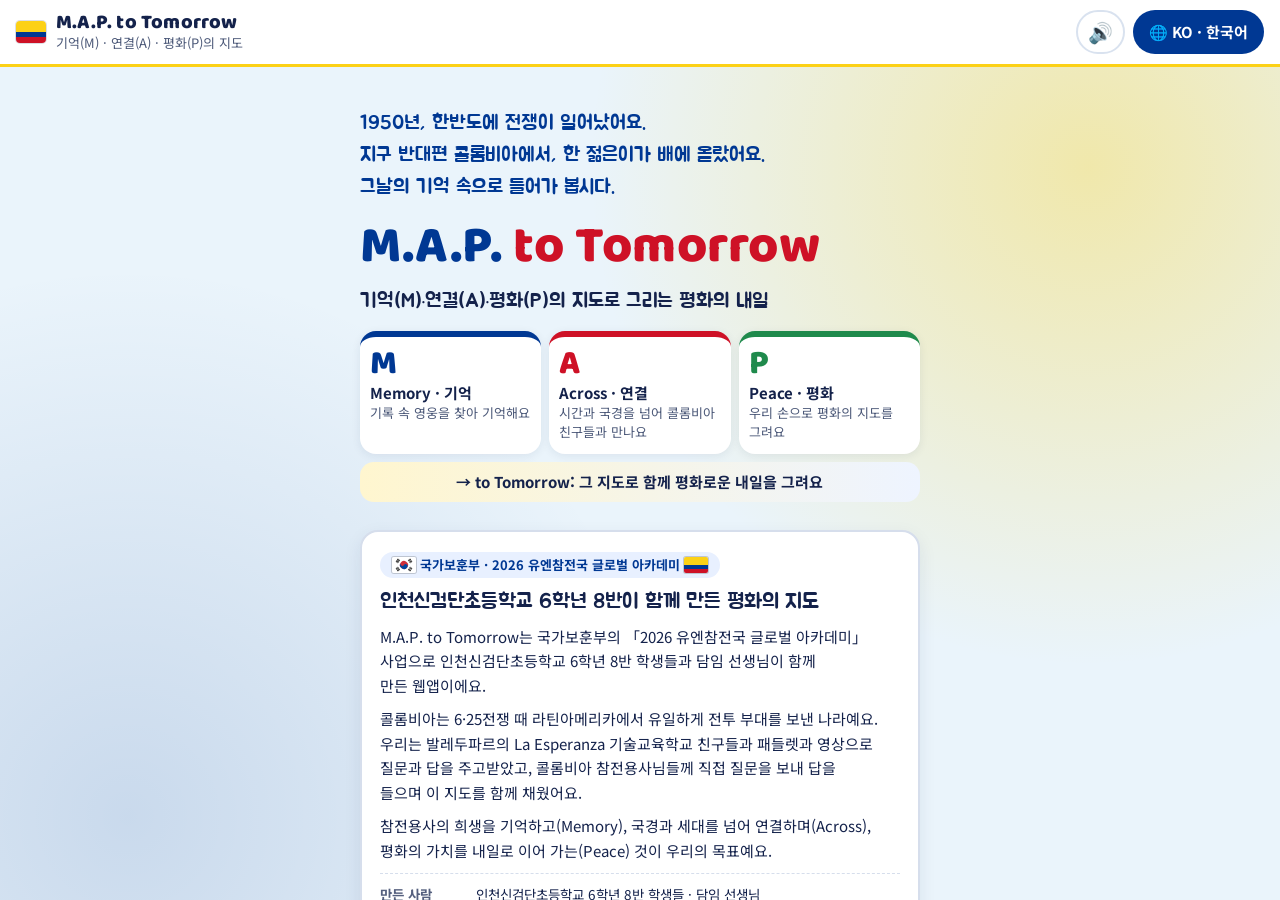
<file: index.html>
<!doctype html>
<html lang="ko">
<head>
  <meta charset="utf-8">
  <meta name="viewport" content="width=device-width, initial-scale=1, viewport-fit=cover">
  <title>M.A.P. to Tomorrow</title>
  <meta name="description" content="M.A.P. to Tomorrow (Memory · Across · Peace) — 인천상륙작전부터 콜롬비아대대의 전투, 서해와 인천 참전기념비까지 따라가며 평화의 지도를 완성하는 인터랙티브 지도 게임">
  <!-- 웹앱: 휴대폰·태블릿에서 '홈 화면에 추가'하면 앱처럼 열려요 -->
  <link rel="manifest" href="manifest.webmanifest">
  <link rel="icon" href="icon.svg" type="image/svg+xml">
  <meta name="theme-color" content="#003893">
  <meta name="mobile-web-app-capable" content="yes">
  <meta name="apple-mobile-web-app-title" content="M.A.P.">
  <link rel="preconnect" href="https://fonts.googleapis.com">
  <link rel="preconnect" href="https://fonts.gstatic.com" crossorigin>
  <link rel="stylesheet" href="https://fonts.googleapis.com/css2?family=Jua&family=Baloo+2:wght@600;800&family=Noto+Sans+KR:wght@400;700&family=Noto+Serif+KR:wght@500;600;700&display=swap">
  <link rel="stylesheet" href="css/style.css">
</head>
<body>
  <div id="app">
    <!-- 상단 바 -->
    <header class="topbar">
      <div class="brand">
        <span class="brand-flags" aria-hidden="true"><i class="f-y"></i><i class="f-b"></i><i class="f-r"></i></span>
        <div>
          <div class="brand-title">M.A.P. to Tomorrow</div>
          <div class="brand-sub" data-i18n="subtitle"></div>
        </div>
      </div>
      <div class="topbar-right">
        <button id="starChip" class="chip chip-star" type="button" hidden aria-live="polite"></button>
        <button id="cardChip" class="chip chip-card" type="button" hidden></button>
        <button id="codeChip" class="chip chip-code" type="button" hidden></button>
        <button id="playerChip" class="chip" type="button" hidden></button>
        <div class="lang-wrap">
          <button id="langBtn" class="lang-btn" type="button" hidden aria-haspopup="true" aria-expanded="false" aria-label="언어 / Idioma / Language"></button>
          <div id="langMenu" class="lang-menu" role="menu" hidden></div>
        </div>
      </div>
    </header>

    <!-- 시작 화면 -->
    <section id="startScreen" class="screen start" hidden>
      <div class="start-inner">
        <p class="narration" id="narration"></p>
        <h1 class="start-title"><span class="st-map">M.A.P.</span> <span class="st-to">to Tomorrow</span></h1>
        <p class="start-tagline" data-i18n="startTagline"></p>
        <!-- M.A.P.의 뜻 -->
        <div class="map-letters" id="mapLetters"></div>
        <p class="start-lead" data-i18n="startLead"></p>
        <p class="scroll-hint" data-i18n="scrollHint"></p>

        <!-- 이 게임을 만든 까닭 (M.A.P. to Tomorrow의 취지) -->
        <details class="fold about-fold" id="aboutFold" open>
          <summary data-i18n="aboutTitle"></summary>
          <div class="fold-body" id="aboutBody"></div>
        </details>

        <!-- 🕊️ 게임과 따로: 언제든 추모하기 · 아카이브 탐험 (여정을 끝낸 친구들도) -->
        <div class="start-quick" id="startQuick">
          <p class="ttb-soon" id="ttbSoon" hidden></p>
          <p class="start-quick-lead" data-i18n="quickLead"></p>
          <div class="start-quick-btns">
            <button class="btn btn-go" type="button" id="quickTribute" data-i18n="quickTribute"></button>
            <button class="btn btn-blue" type="button" id="quickArchive" data-i18n="quickArchive"></button>
          </div>
        </div>

        <!-- 소개를 다 읽으면: 닉네임 정하고 여정 시작 -->
        <div class="start-cta" id="startCta">
          <p class="start-cta-text" data-i18n="ctaText"></p>
        <form id="startForm" class="start-form" autocomplete="off" novalidate>
          <h2 class="box-title" data-i18n="newTitle"></h2>
          <label for="nickInput" data-i18n="nickLabel"></label>
          <input id="nickInput" name="nickname" type="text" autocomplete="off" spellcheck="false">
          <p class="nick-guide" data-i18n="nickGuide"></p>
          <p class="nick-guide report-note" id="reportNote" data-i18n="reportNote" hidden></p>
          <button id="startBtn" class="btn btn-go" type="submit" data-i18n="startBtn"></button>
          <p id="startError" class="form-error" role="alert"></p>
        </form>
          <button class="text-link start-modal-link" type="button" data-i18n="otherDeviceLink" data-to-resume></button>
        </div>

        <!-- 코드로 이어 하기 -->
        <details class="fold" id="resumeFold">
          <summary data-i18n="resumeTitle"></summary>
          <form id="resumeForm" class="fold-body" autocomplete="off" novalidate>
            <p class="fold-help" data-i18n="resumeHelp"></p>
            <label for="resumeNick" data-i18n="nickLabel"></label>
            <input id="resumeNick" type="text" autocomplete="off" spellcheck="false">
            <label for="resumeCode" data-i18n="codeLabel"></label>
            <input id="resumeCode" type="text" class="code-input" maxlength="9" autocomplete="off" autocapitalize="characters" spellcheck="false" placeholder="ABC-123">
            <button class="btn btn-blue" type="submit" data-i18n="resumeBtn"></button>
            <p id="resumeError" class="form-error" role="alert"></p>
          </form>
        </details>

        <!-- 🏫 담임 선생님: 우리 반 만들기 · 결과 보기 (비밀번호 없이) -->
        <details class="fold fold-quiet" id="classFold">
          <summary data-i18n="clsOpen"></summary>
          <div class="fold-body" id="classBody"></div>
        </details>

        <!-- 선생님용 -->
        <details class="fold fold-quiet" id="teacherFold">
          <summary data-i18n="teacherOpen"></summary>
          <form id="teacherLogin" class="fold-body" autocomplete="off" novalidate>
            <p class="fold-help" data-i18n="teacherGuide"></p>
            <label for="teacherPw" data-i18n="password"></label>
            <input id="teacherPw" type="password" autocomplete="off">
            <button class="btn btn-ghost" type="submit" data-i18n="enter"></button>
            <p id="teacherError" class="form-error" role="alert"></p>
          </form>
        </details>

        <!-- 🪟 시작 창: 이어서 할까요? / 새로 시작(닉네임) -->
        <div id="startModal" class="start-modal" hidden role="dialog" aria-modal="true">
          <div class="start-modal-card">
            <button id="startModalClose" class="icon-btn start-modal-x" type="button" aria-label="✕">✕</button>
            <div id="savedBox" class="saved-box" hidden>
              <h2 class="box-title" data-i18n="resumeAsk"></h2>
              <ul id="savedList" class="saved-list"></ul>
              <button id="showNew" class="btn btn-ghost btn-sm" type="button" data-i18n="newStartBtn"></button>
            </div>
            <button id="toResumeCode" class="text-link start-modal-link" type="button" data-i18n="otherDeviceLink" data-to-resume></button>
          </div>
        </div>

        <!-- © 만든 사람 -->
        <footer class="site-credit">© 2026 찐찐쌤 · <a href="https://jincerely.tistory.com" target="_blank" rel="noopener">jincerely.tistory.com</a></footer>
      </div>
    </section>

    <!-- 선생님 화면 -->
    <section id="teacherScreen" class="screen teacher" hidden>
      <div class="teacher-inner">
        <button id="teacherBack" class="text-link" type="button" data-i18n="back"></button>
        <h1 class="t-title" data-i18n="teacherTitle"></h1>
        <p class="t-help" data-i18n="teacherNote"></p>

        <!-- 선생님 소감 남기기 (구글 폼) -->
        <section class="t-card" id="tFeedbackCard" hidden>
          <h2 data-i18n="tfbTitle"></h2>
          <p class="t-help" data-i18n="tfbGuide"></p>
          <div class="t-buttons"><a id="tFeedbackLink" class="btn btn-blue" target="_blank" rel="noopener" data-i18n="clsTFeedback"></a></div>
        </section>

        <!-- 학생 결과 모으기 -->
        <section class="t-card">
          <h2 data-i18n="rosterTitle"></h2>
          <p class="t-help" data-i18n="rosterGuide"></p>
          <form id="rosterForm" class="roster-form" autocomplete="off" novalidate>
            <input id="rosterNick" type="text" aria-label="닉네임" spellcheck="false">
            <input id="rosterCode" type="text" class="code-input" aria-label="코드" autocapitalize="characters" spellcheck="false" placeholder="ABC-123">
            <button class="btn btn-blue" type="submit" data-i18n="rosterAdd"></button>
          </form>
          <p id="rosterError" class="form-error" role="alert"></p>
          <div id="rosterTable" class="table-wrap"></div>
          <div class="t-buttons">
            <button id="rosterCopy" class="btn btn-ghost" type="button" data-i18n="rosterCopy"></button>
            <button id="rosterClear" class="btn btn-ghost" type="button" data-i18n="rosterClear"></button>
          </div>
        </section>

        <!-- 이 기기의 방명록 -->
        <section class="t-card">
          <h2 data-i18n="deviceGbTitle"></h2>
          <p class="t-help" data-i18n="deviceGbGuide"></p>
          <div class="t-buttons">
            <button id="gbOpenT" class="btn btn-ghost" type="button" data-i18n="gbOpen"></button>
            <button id="gbCopyAll" class="btn btn-ghost" type="button" data-i18n="gbCopyAll"></button>
            <button id="gbDownload" class="btn btn-ghost" type="button" data-i18n="gbDownload"></button>
          </div>
        </section>

        <!-- 작전 지점 미리 보기 -->
        <section class="t-card">
          <h2 data-i18n="previewTitle"></h2>
          <p class="t-help" data-i18n="previewGuide"></p>
          <div id="previewList" class="preview-list"></div>
        </section>

        <!-- 기록 관리 -->
        <section class="t-card">
          <h2 data-i18n="manageTitle"></h2>
          <p id="savedCount" class="t-help"></p>
          <div class="t-buttons">
            <button id="clearDevice" class="btn btn-ghost" type="button" data-i18n="clearDevice"></button>
          </div>
          <div id="confirmBox" class="confirm-box" hidden></div>
          <details class="fold fold-quiet">
            <summary data-i18n="pwMakeTitle"></summary>
            <div class="fold-body">
              <label for="pwNew" data-i18n="pwNew"></label>
              <input id="pwNew" type="text" autocomplete="off">
              <p id="pwHashOut" class="t-help"></p>
            </div>
          </details>
        </section>
      </div>
    </section>

    <!-- 게임 화면: 지도 + 여정 패널 -->
    <main id="gameScreen" class="screen game" hidden>
      <div class="map-wrap">
        <svg id="map" viewBox="30 330 560 670" role="img" aria-label="지도"></svg>
        <svg id="world" class="world" viewBox="0 0 800 304" role="img" aria-label="세계 지도" hidden></svg>
        <svg id="incheon" class="world" viewBox="70 200 660 600" role="img" aria-label="인천 지도" hidden></svg>
        <!-- 전쟁 흐름 설명 (① 작전 지점 타임라인에서만) -->
        <div id="mapCaption" class="map-caption" hidden></div>
        <button id="mapHome" class="map-home" type="button" hidden aria-label="지도 전체 보기">⤢</button>
        <!-- 🗺️ 전체 지도: 장소마다 전투 이름과 영웅 카드가 떠 있어요 -->
        <button id="atlasBtn" class="atlas-btn" type="button"></button>
        <div id="atlasLayer" class="atlas-layer" hidden></div>
        <p id="atlasHint" class="atlas-hint" hidden></p>
        <!-- 길잡이 비둘기 '파스(Paz)' -->
        <div id="guide" class="guide" aria-live="polite">
          <span class="guide-bird" aria-hidden="true">🕊️</span>
          <p id="guideText" class="guide-bubble"></p>
        </div>
      </div>

      <!-- 작전 지점 카드: 지도 옆(휴대폰은 지도 아래)에 붙어서 열려요 -->
      <section id="stationSheet" class="station-panel" hidden aria-labelledby="sheetTitle">
        <header class="sheet-head">
          <span id="sheetNum" class="sheet-num"></span>
          <h2 id="sheetTitle"></h2>
          <button id="sheetClose" class="icon-btn" type="button" aria-label="닫기">✕</button>
        </header>
        <div id="sheetBody" class="sheet-body"></div>
        <footer class="sheet-foot">
          <button id="prevBtn" class="btn btn-ghost" type="button"></button>
          <div id="dots" class="dots" aria-hidden="true"></div>
          <button id="nextBtn" class="btn btn-go" type="button"></button>
        </footer>
      </section>

      <aside class="panel">
        <div id="nowCard" class="now-card"></div>
        <button id="guestbookBtn" class="btn btn-ghost gb-btn" type="button" data-i18n="guestbookBtn"></button>
        <div class="progress-row">
          <span data-i18n="pieceLabel"></span>
          <span id="progressText" class="progress-text"></span>
        </div>
        <div class="progress-bar"><i id="progressFill"></i></div>
        <!-- 🔑 열쇠 낱말: 지도 조각 2개마다 하나씩 → 6개로 '내일의 문'을 열어요 -->
        <div id="keyRow" class="key-row" hidden></div>
        <div id="stationList" class="station-list"></div>
      </aside>
    </main>

    <!-- 엔딩: 내 예상 vs 진짜 답 -->
    <section id="endingScreen" class="screen ending" hidden>
      <div class="ending-scroll">
        <div id="endingBody" class="ending-inner"></div>
      </div>
      <footer class="ending-foot">
        <button id="endPrev" class="btn btn-ghost" type="button"></button>
        <div id="endDots" class="dots" aria-hidden="true"></div>
        <button id="endNext" class="btn btn-go" type="button"></button>
      </footer>
    </section>

    <!-- 방명록 / 나의 여정 코드 (작은 창) -->
    <section id="infoSheet" class="sheet" hidden role="dialog" aria-modal="true" aria-labelledby="infoTitle">
      <div class="sheet-inner">
        <header class="sheet-head">
          <span id="infoIcon" class="sheet-num gb-icon" aria-hidden="true"></span>
          <h2 id="infoTitle"></h2>
          <button id="infoClose" class="icon-btn" type="button" aria-label="닫기">✕</button>
        </header>
        <div id="infoBody" class="sheet-body"></div>
      </div>
    </section>

    <div id="toast" class="toast" role="status" aria-live="polite" hidden></div>
  </div>

  <script src="js/data.js"></script>
  <script src="js/data-en.js"></script>
  <script src="js/filter.js"></script>
  <script src="js/app.js"></script>
  <script src="js/worksheet.js"></script>
</body>
</html>
</file>
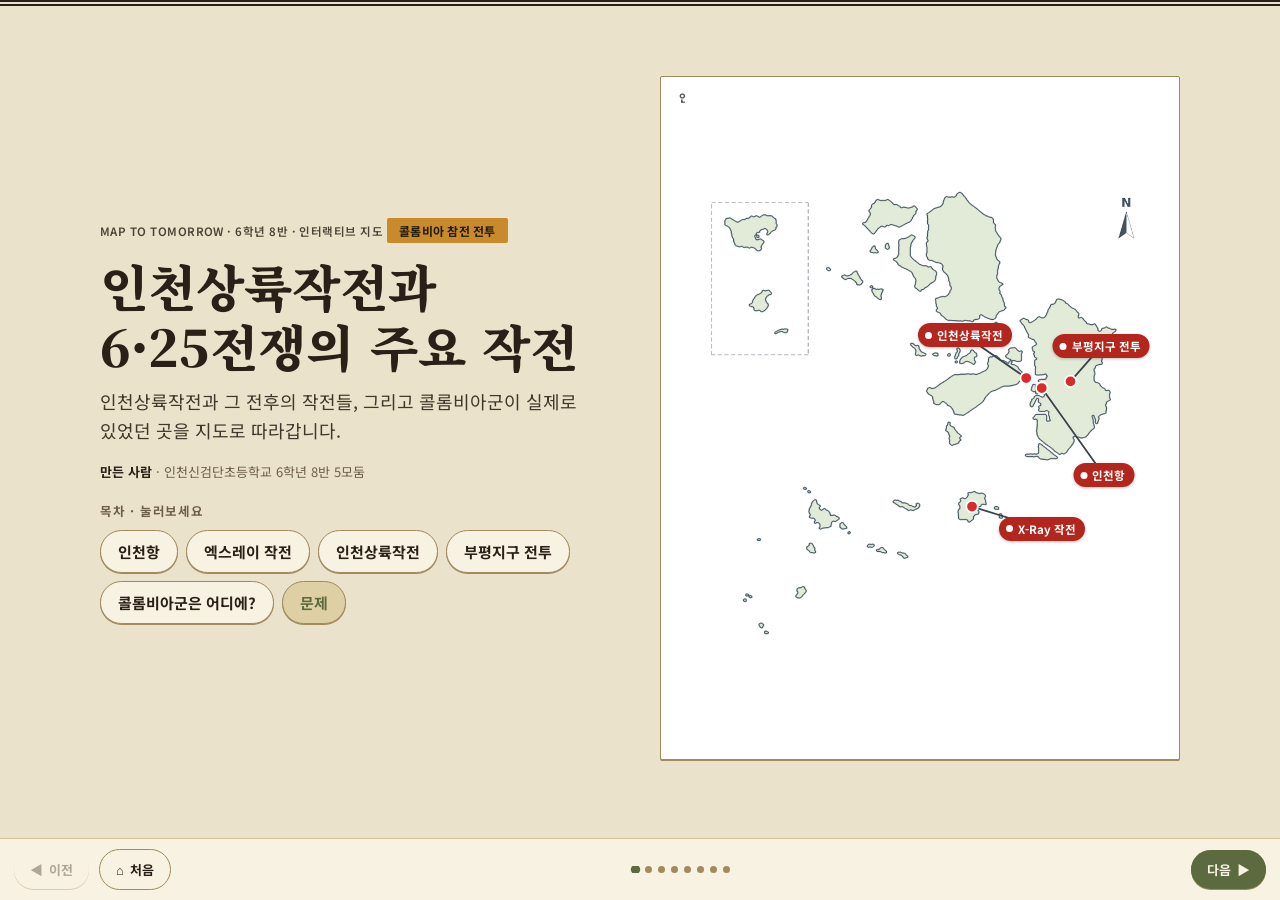
<file: maps/battle-team.html>
<!DOCTYPE html>
<html lang="ko">
<head>
<meta charset="utf-8">
<meta name="viewport" content="width=device-width, initial-scale=1, viewport-fit=cover">
<title>5모둠 · 인천상륙작전과 6·25전쟁의 주요 작전</title>
<style>html,body{margin:0;padding:0}</style>
</head>
<body>
<title>인천상륙작전과 6·25전쟁의 주요 작전</title>
<meta name="claude:viewport-fit-sides" content="cover">
<link rel="stylesheet" href="https://fonts.googleapis.com/css2?family=Noto+Serif+KR:wght@700;900&family=Noto+Sans+KR:wght@400;500&display=swap">
<style>html{word-break:keep-all;overflow-wrap:break-word;}
*{box-sizing:border-box;}
html,body{margin:0;height:100%;}
body{
  background:var(--surface); color:var(--ink); word-break:keep-all; overflow-wrap:break-word;
  font-family:var(--font-body);
  -webkit-font-smoothing:antialiased;
  overflow:hidden;
}
.wrap{max-width:860px;margin:0 auto;width:100%;}
a{color:var(--teal);}
a:focus-visible,button:focus-visible,[tabindex]:focus-visible{outline:2px solid var(--focus);outline-offset:2px;}

.stage{position:relative;height:100dvh;height:100vh;width:100%;overflow:hidden;}

.slide{
  position:absolute;inset:0;display:none;flex-direction:column;overflow-y:auto;
  padding:28px max(16px, env(safe-area-inset-left,0px)) 92px max(16px, env(safe-area-inset-right,0px));
  -webkit-overflow-scrolling:touch;
}
.slide.active{display:flex;}

/* ---- cover slide ---- */
.cover{justify-content:center;text-align:left;}
.cover-inner{max-width:720px;margin:0 auto;width:100%;}
.eyebrow{display:inline-flex;align-items:center;gap:8px;font-family:var(--font-label);
  font-size:11.5px;line-height:16px;font-weight:600;letter-spacing:.04em;text-transform:uppercase;opacity:.82;}
.grouptag{display:inline-flex;align-items:center;font-family:var(--font-label);
  font-size:12px;font-weight:700;letter-spacing:.02em;padding:4px 12px;border-radius:999px;margin:12px 0 14px;}
.cover h1{font-family:var(--font-display);font-size:clamp(30px,8vw,44px);line-height:1.2;font-weight:var(--display-weight,800);
  letter-spacing:-0.01em;margin:0 0 12px;text-wrap:balance;word-break:keep-all;}
.cover .sub{font-family:var(--font-body);font-size:clamp(16px,4vw,19px);line-height:1.6;opacity:.88;margin:0 0 24px;max-width:600px;}
.stopmap{margin:6px 0 26px;overflow-x:auto;}
.stopmap svg{display:block;min-width:560px;width:100%;height:auto;}
.stop-label{font-family:var(--font-label);font-size:11px;font-weight:600;letter-spacing:.02em;}
.intro{font-family:var(--font-body);font-size:clamp(15px,3.6vw,17px);line-height:1.6;margin:0 0 24px;max-width:600px;opacity:.92;}
.startbtn{appearance:none;border:none;cursor:pointer;font-family:var(--font-label);font-weight:700;font-size:15px;
  letter-spacing:.01em;padding:14px 28px;border-radius:999px;background:var(--teal);color:var(--on-teal,#fff);
  display:inline-flex;align-items:center;gap:8px;box-shadow:var(--shadow-card);}
.startbtn:active{transform:translateY(1px);}

/* ---- content slide ---- */
.content{justify-content:flex-start;}
.content-inner{max-width:720px;margin:auto auto;width:100%;}
.eyebrow-row{display:flex;align-items:center;gap:10px;margin-bottom:12px;}
.num{display:inline-flex;align-items:center;justify-content:center;width:34px;height:34px;border-radius:var(--num-radius,999px);
  background:var(--tint);color:var(--teal);font-family:var(--font-label);font-size:15px;font-weight:700;flex:none;}
.slidekicker{font-family:var(--font-label);font-size:12.5px;font-weight:700;letter-spacing:.06em;text-transform:uppercase;color:var(--ink-muted);}
.content h2{font-family:var(--font-display);font-size:clamp(28px,8vw,40px);line-height:1.22;font-weight:var(--h2-weight,700);margin:0 0 10px;text-wrap:balance;word-break:keep-all;}
.content-inner:has(.badge) h2,.content-inner:has(.badge) .eyebrow-row{padding-right:clamp(76px,19vw,124px);}
.meta{font-family:var(--font-label);font-size:13.5px;line-height:18px;font-weight:700;letter-spacing:.02em;color:var(--ink-muted);
  display:flex;gap:18px;flex-wrap:wrap;margin:0 0 20px;}
.meta b{color:var(--ink);font-weight:700;letter-spacing:0;}
.content p{font-family:var(--font-body);font-size:clamp(17px,4.2vw,20px);line-height:1.62;margin:0 0 16px;}
.content p:last-of-type{margin-bottom:0;}

.photo-row{display:flex;gap:14px;flex-wrap:wrap;margin:20px 0 4px;}
.photo-row.single .photo{max-width:380px;}
.photo-row.wide .photo{max-width:460px;flex-basis:300px;}
.photo{flex:1 1 190px;max-width:300px;background:var(--surface-raised);border-radius:var(--inner-radius,12px);
  padding:7px 7px 9px;box-shadow:var(--shadow-card);}
.photo img{display:block;width:100%;height:auto;border-radius:calc(var(--inner-radius,12px) - 4px);}
.photo figcaption{margin:7px 2px 0;font-family:var(--font-label);font-size:11.5px;line-height:15px;color:var(--ink-muted);text-align:center;}

.heroes{background:var(--tint);border-radius:var(--inner-radius,12px);padding:16px 18px;margin-top:18px;display:flex;flex-direction:column;gap:11px;}
.heroes .label{font-family:var(--font-label);font-size:12.5px;font-weight:700;letter-spacing:.04em;color:var(--teal);text-transform:uppercase;}
.hero-person{display:flex;gap:10px;align-items:baseline;flex-wrap:wrap;}
.hero-person .name{font-weight:700;color:var(--ink);white-space:nowrap;font-size:16px;}
.hero-person .role{font-family:var(--font-body);font-size:14.5px;line-height:22px;color:var(--ink-muted);}

.callout{border-left:3px solid var(--sun);background:var(--tint);border-radius:0 var(--inner-radius,12px) var(--inner-radius,12px) 0;
  padding:15px 18px;margin-top:18px;font-family:var(--font-body);font-size:15px;line-height:23px;}
.callout b{color:var(--teal);}
.note{border-radius:var(--inner-radius,12px);background:var(--surface-raised);border:1px dashed var(--line-strong);
  padding:14px 18px;margin-top:18px;font-family:var(--font-body);font-size:13.5px;line-height:21px;color:var(--ink-muted);}

/* ---- map cover (학생들의 '인천 지도' 목차 구성) ---- */
.mapcover{justify-content:center;}
.mapcover-inner{max-width:1080px;margin:0 auto;width:100%;display:grid;grid-template-columns:1fr;gap:22px;align-items:center;}
@media (min-width:760px){.mapcover-inner{grid-template-columns:1fr 1fr;gap:40px;}}
.maptitle h1{font-family:var(--font-display);font-size:clamp(30px,8vw,50px);line-height:1.2;font-weight:var(--display-weight,800);margin:0 0 12px;text-wrap:balance;word-break:keep-all;}
.maptitle .sub{font-family:var(--font-body);font-size:clamp(15px,3.8vw,18px);line-height:1.6;opacity:.88;margin:0 0 18px;}
.credits{font-family:var(--font-label);font-size:13px;line-height:1.6;color:var(--ink-muted);margin:0 0 18px;}
.credits b{color:var(--ink);}
.toc{display:flex;flex-wrap:wrap;gap:8px;margin:0 0 6px;}
.toc .toclabel{width:100%;font-family:var(--font-label);font-size:12.5px;font-weight:700;letter-spacing:.06em;text-transform:uppercase;color:var(--ink-muted);margin-bottom:2px;}
.tocbtn{appearance:none;cursor:pointer;font-family:var(--font-label);font-weight:700;font-size:15px;padding:10px 17px;border-radius:999px;
  border:var(--toc-border,1.5px solid var(--line-strong));background:var(--surface-raised);color:var(--ink);box-shadow:var(--shadow-card);}
.tocbtn.quiz{background:var(--tint);color:var(--teal);}
.mapwrap{position:relative;background:#fff;border-radius:var(--card-radius,12px);padding:8px;box-shadow:var(--shadow-card);border:var(--map-border,1px solid var(--line));transform:rotate(var(--map-tilt,0deg));}
.mapwrap img{display:block;width:100%;height:auto;max-height:min(74vh,760px);object-fit:contain;}
.mapwrap .mapcap{position:absolute;left:12px;top:10px;font-family:var(--font-label);font-size:11px;font-weight:700;letter-spacing:.06em;color:#555;background:rgba(255,255,255,.85);padding:2px 6px;border-radius:4px;}
.pin{position:absolute;transform:translate(-50%,-50%);appearance:none;border:none;cursor:pointer;font-family:var(--font-label);font-weight:700;font-size:11.5px;
  padding:4px 9px 4px 7px;border-radius:999px;background:var(--teal);color:var(--on-teal,#fff);box-shadow:0 1px 3px rgba(0,0,0,.25);display:inline-flex;align-items:center;gap:5px;white-space:nowrap;}
.pin::before{content:"";width:7px;height:7px;border-radius:50%;background:var(--on-teal,#fff);flex:none;}
@media (max-width:420px){.pin{font-size:10px;padding:3px 7px 3px 6px;}}

/* ---- badges (학생들이 쓴 아이콘/일러스트) ---- */
.badge{position:absolute;mix-blend-mode:var(--badge-blend,multiply);right:max(14px, env(safe-area-inset-right,0px));top:18px;width:clamp(64px,16vw,110px);height:auto;opacity:.95;pointer-events:none;
  border-radius:8px;transform:rotate(var(--badge-tilt,0deg));}
.content-inner{position:relative;}
.bodylabel{display:inline-block;font-family:var(--font-label);font-size:12.5px;font-weight:700;letter-spacing:.04em;color:var(--teal);margin:0 0 6px;}

/* ---- quiz slide ---- */
.quiz{justify-content:flex-start;}
.quiz-inner{max-width:720px;margin:auto auto;width:100%;position:relative;}
.quiz h2{font-family:var(--font-display);font-size:clamp(28px,8vw,40px);line-height:1.2;font-weight:var(--h2-weight,700);margin:0 0 8px;}
.quiz .lead{font-family:var(--font-body);font-size:15px;line-height:1.6;color:var(--ink-muted);margin:0 0 18px;}
.qcard{background:var(--surface-raised);border:var(--q-border,1px solid var(--line-strong));border-radius:var(--inner-radius,12px);padding:16px 18px;margin-bottom:14px;box-shadow:var(--shadow-card);}
.qcard .qnum{font-family:var(--font-label);font-size:12px;font-weight:700;letter-spacing:.06em;color:var(--teal);margin-bottom:6px;}
.qcard .q{font-family:var(--font-body);font-size:clamp(16px,4.2vw,19px);line-height:1.55;font-weight:600;margin:0 0 8px;}
.qcard .hint{font-family:var(--font-body);font-size:14px;line-height:1.5;color:var(--ink-muted);margin:0 0 12px;}
.qcard .choices{display:flex;flex-wrap:wrap;gap:8px;margin:0 0 12px;}
.qcard .choice{font-family:var(--font-label);font-size:14px;padding:6px 12px;border-radius:999px;border:1px solid var(--line-strong);background:var(--surface);}
.revealbtn{appearance:none;cursor:pointer;font-family:var(--font-label);font-weight:700;font-size:14px;padding:9px 16px;border-radius:999px;border:none;background:var(--teal);color:var(--on-teal,#fff);}
.answer{display:none;margin-top:12px;padding:12px 14px;border-radius:var(--inner-radius,12px);background:var(--tint);font-family:var(--font-body);font-size:16px;font-weight:700;color:var(--ink);}
.answer.show{display:block;}
.answer small{display:block;font-weight:400;font-size:13px;color:var(--ink-muted);margin-top:4px;}

.corner{position:absolute;width:clamp(44px,8vw,80px);height:auto;pointer-events:none;opacity:.9;}
.corner.tl{top:-10px;left:-8px;} .corner.tr{top:-10px;right:-8px;transform:scaleX(-1);} .corner.bl{bottom:-10px;left:-8px;transform:scaleY(-1);} .corner.br{bottom:-10px;right:-8px;transform:scale(-1);}

/* ---- closing slide ---- */
.closing{justify-content:center;align-items:flex-start;}
.closing-inner{max-width:620px;margin:0 auto;width:100%;position:relative;}
.closing h2{font-family:var(--font-display);font-size:clamp(28px,7vw,38px);margin:0 0 14px;font-weight:var(--display-weight,800);}
.closing p{font-family:var(--font-body);font-size:clamp(16px,4vw,18px);line-height:1.6;margin:0 0 24px;opacity:.9;}
.closing-deco{font-size:40px;line-height:1;margin:0 0 18px;letter-spacing:.1em;}
.closing-row{display:flex;align-items:center;gap:14px;margin:0 0 22px;flex-wrap:wrap;}
.closing-row img{height:clamp(70px,16vw,120px);width:auto;}
.closing-img{display:block;width:100%;max-width:520px;height:auto;border-radius:var(--inner-radius,12px);margin:0 0 20px;box-shadow:var(--shadow-card);}
.restartbtn{appearance:none;border:1px solid var(--line-strong);cursor:pointer;font-family:var(--font-label);font-weight:700;font-size:14px;
  padding:12px 24px;border-radius:999px;background:var(--surface-raised);color:var(--ink);display:inline-flex;align-items:center;gap:8px;}
.footnote{margin-top:36px;font-family:var(--font-label);font-size:12px;letter-spacing:.02em;opacity:.7;}

/* ---- nav bar ---- */
.carnav{position:fixed;left:0;right:0;bottom:0;z-index:20;display:flex;align-items:center;justify-content:space-between;gap:10px;
  padding:10px max(14px, env(safe-area-inset-left,0px)) calc(10px + env(safe-area-inset-bottom,0px)) max(14px, env(safe-area-inset-right,0px));
  background:var(--navbar-bg,var(--surface));border-top:1px solid var(--line);}
.navbtn{appearance:none;border:none;cursor:pointer;font-family:var(--font-label);font-weight:700;font-size:13px;
  padding:10px 16px;border-radius:999px;background:var(--surface-raised);color:var(--ink);box-shadow:var(--shadow-card);
  display:inline-flex;align-items:center;gap:6px;white-space:nowrap;}
.navbtn.primary{background:var(--teal);color:var(--on-teal,#fff);}
.navbtn.home{box-shadow:none;background:transparent;border:1px solid var(--line-strong);}
.navbtn:disabled{opacity:.35;pointer-events:none;}
.dots{display:flex;align-items:center;gap:6px;flex:1;justify-content:center;overflow-x:auto;padding:0 4px;}
.dot{width:7px;height:7px;border-radius:999px;background:var(--line-strong);flex:none;transition:background .2s,transform .2s;}
.dot.active{background:var(--teal);transform:scale(1.35);}
@media (max-width:420px){
  .navbtn span.label{display:none;}
  .navbtn{padding:10px 13px;}
}

:root{
  --surface:#EBE2CB; --surface-raised:#F8F2E2; --tint:#DFCFA5;
  --ink:#2B2017; --ink-muted:#6E5F49; --line:#D2C29A; --line-strong:#A08A5E;
  --teal:#5B6B3F; --on-teal:#F8F2E2; --deep:#2C271C; --on-deep:#F3ECD8;
  --sun:#C98A2B; --on-sun:#241B08; --coral:#9C3B2E; --focus:#5B6B3F;
  --shadow-card:0 1px 0 var(--line-strong);
  --font-display:'Noto Serif KR',serif; --font-body:'Noto Sans KR',-apple-system,'Apple SD Gothic Neo',sans-serif; --font-label:'Noto Sans KR',sans-serif;
  --display-weight:900; --h2-weight:700; --card-radius:2px; --inner-radius:2px; --num-radius:2px;
  --navbar-bg:var(--surface-raised); --map-border:1px solid var(--line-strong);
}
@media (prefers-color-scheme: dark){
  :root:not([data-theme="light"]){
    --surface:#161209; --surface-raised:#201A10; --tint:#332A16;
    --ink:#ECE2CC; --ink-muted:#B3A382; --line:#3C331F; --line-strong:#6B5B38;
    --teal:#A9C27A; --on-teal:#19210C; --deep:#100D08; --on-deep:#ECE2CC;
    --sun:#D9A94A; --on-sun:#241B08; --coral:#D9897B; --focus:#A9C27A;
    --shadow-card:none; color-scheme:dark;
  }
}
:root[data-theme="dark"]{
  --surface:#161209; --surface-raised:#201A10; --tint:#332A16;
  --ink:#ECE2CC; --ink-muted:#B3A382; --line:#3C331F; --line-strong:#6B5B38;
  --teal:#A9C27A; --on-teal:#19210C; --deep:#100D08; --on-deep:#ECE2CC;
  --sun:#D9A94A; --on-sun:#241B08; --coral:#D9897B; --focus:#A9C27A;
  --shadow-card:none; color-scheme:dark;
}
.mapcover{border-top:6px double var(--ink);border-bottom:6px double var(--ink);}
.content h2,.closing h2,.quiz h2{border-bottom:2px solid var(--line-strong);padding-bottom:8px;}
.grouptag{background:var(--sun);color:var(--on-sun);border-radius:2px;margin-bottom:12px;}
.photo{border:1px solid var(--line-strong);}
.pin{background:#B3261E;color:#fff;} .pin::before{background:#fff;}

/* 지도와 위치 표시를 같은 좌표계로 묶음 (이미지 기준 %) */
.mapwrap .mapbox{position:relative;width:100%;max-width:calc(min(74vh,760px)*0.70667);aspect-ratio:424/600;margin:0 auto;}
.mapwrap .mapbox img{position:absolute;left:0;top:0;width:100%;height:100%;max-height:none;object-fit:fill;}
.mapwrap .mapbox .mappts{position:absolute;left:0;top:0;width:100%;height:100%;pointer-events:none;overflow:visible;}
.mappts line{stroke:#39434d;stroke-width:1.6;stroke-linecap:round;}
.mappts circle{fill:#d92b2b;stroke:#fff;stroke-width:1.6;}
.mapwrap .mapbox .pin{white-space:nowrap;}
</style>
<div class="stage">
<div class="slide mapcover active" data-slide>
  <div class="mapcover-inner">
    <div class="maptitle">
      
      <div class="eyebrow">MAP to TOMORROW · 6학년 8반 · 인터랙티브 지도</div>
      <div class="grouptag">콜롬비아 참전 전투</div>
      <h1>인천상륙작전과 6·25전쟁의 주요 작전</h1>
      <p class="sub">인천상륙작전과 그 전후의 작전들, 그리고 콜롬비아군이 실제로 있었던 곳을 지도로 따라갑니다.</p>
      <p class="credits"><b>만든 사람</b> · 인천신검단초등학교 6학년 8반 5모둠</p>
      <div class="toc"><span class="toclabel">목차 · 눌러보세요</span><button class="tocbtn" type="button" data-goto="1">인천항</button><button class="tocbtn" type="button" data-goto="2">엑스레이 작전</button><button class="tocbtn" type="button" data-goto="3">인천상륙작전</button><button class="tocbtn" type="button" data-goto="4">부평지구 전투</button><button class="tocbtn" type="button" data-goto="5">콜롬비아군은 어디에?</button><button class="tocbtn quiz" type="button" data-goto="6">문제</button></div>
    </div>
    <div class="mapwrap"><span class="mapcap">인천상륙작전 지도</span><div class="mapbox"><img src="[data-uri]" alt="인천상륙작전 지도"><svg class="mappts" viewBox="0 0 424 600" preserveAspectRatio="none" aria-hidden="true"><line x1="321.4" y1="273.0" x2="377.4" y2="351.6"/><line x1="258.6" y1="379.8" x2="322.2" y2="399.6"/><line x1="307.4" y1="264.0" x2="252.3" y2="225.6"/><line x1="347.3" y1="267.0" x2="375.2" y2="235.2"/><circle cx="321.4" cy="273.0" r="5.2"/><circle cx="258.6" cy="379.8" r="5.2"/><circle cx="307.4" cy="264.0" r="5.2"/><circle cx="347.3" cy="267.0" r="5.2"/></svg><button class="pin" type="button" data-goto="1" style="left:89.0%;top:58.6%">인천항</button><button class="pin" type="button" data-goto="2" style="left:76.0%;top:66.6%">X-Ray 작전</button><button class="pin" type="button" data-goto="3" style="left:59.5%;top:37.6%">인천상륙작전</button><button class="pin" type="button" data-goto="4" style="left:88.5%;top:39.2%">부평지구 전투</button></div></div>
  </div>
</div><div class="slide content" data-slide>
  <div class="content-inner">
    
    <div class="eyebrow-row"><span class="num">①</span><div class="slidekicker">눌러보세요 · 1 / 5</div></div>
    <h2>인천항</h2>
    <div class="meta"><span><b>위치</b> 적색해안: 인천광역시 제물포구 북성동·만석동 일대 / 청색해안: 인천광역시 미추홀구 용현동 일대</span><span><b>일시</b> 1950년 9월 15일</span></div>
    <p>1950년 6·25전쟁 당시 '5,000분의 1의 도박'이라 불릴 만큼 위험한 조건 속에서, 더글러스 맥아더 장군의 지휘 아래 북한군의 허리를 끊고 서울 수복의 발판을 마련해 전세를 단번에 역전시킨 인천상륙작전이 바로 이곳 인천항에서 펼쳐졌어요.</p><div class="photo-row wide"><figure class="photo"><img src="[data-uri]" alt="인천상륙작전 — 상륙함(LST)이 해안에 닿은 모습, 1950년 9월" loading="lazy"><figcaption>인천상륙작전 — 상륙함(LST)이 해안에 닿은 모습, 1950년 9월 · 출처: 미 해군 공식 사진 80-G-420027, 미국 국립문서기록관리청(NARA) 소장(퍼블릭 도메인)</figcaption></figure></div>
  </div>
</div><div class="slide content" data-slide>
  <div class="content-inner">
    
    <div class="eyebrow-row"><span class="num">②</span><div class="slidekicker">눌러보세요 · 2 / 5</div></div>
    <h2>엑스레이 작전</h2>
    <div class="meta"><span><b>위치</b> 인천광역시 옹진군 영흥도</span><span><b>일시</b> 1950년 8월 중순 ~ 9월 14일</span></div>
    <p>우리나라를 구하기 위해 목숨을 건 비밀 작전이 시작되었어요. 바로 '엑스레이(X-RAY) 작전'입니다. 함명수 소령을 포함한 해군 첩보대원 17명은 적들 몰래 인천 앞바다의 영흥도로 들어갔습니다.</p><p>대원들은 적의 눈을 피해 바다 밑에 숨겨진 기뢰가 어디 있는지, 적의 대포와 군사가 어디에 있는지 몰래 알아냈어요. '5,000분의 1의 도박'이라 불릴 만큼 위험했던 인천상륙작전이 성공할 수 있었던 건, 이렇게 적진에 먼저 들어가 길을 열어 준 숨은 영웅들 덕분이었습니다.</p><div class="photo-row single"><figure class="photo"><img src="[data-uri]" alt="임병래 중위 (해군 첩보대)" loading="lazy"><figcaption>임병래 중위 (해군 첩보대) · 출처: 국가보훈부 제공(2014년 9월 '이달의 6·25전쟁영웅' 선정 자료)</figcaption></figure></div><div class="heroes"><div class="label">🎖️ 주요 인물</div><div class="hero-person"><span class="name">함명수 소령</span><span class="role">해군 첩보부대 지휘관 · 자신을 포함해 총 17명으로 구성된 해군 첩보부대를 지휘하며 영흥도에 비밀 기지를 설치</span></div><div class="hero-person"><span class="name">임병래 중위 · 홍시욱 하사</span><span class="role">포위당하자 작전의 비밀을 지키기 위해 스스로 목숨을 끊은 호국영웅</span></div></div><div class="note">팔미도 등대에 불을 밝힌 것은 X-RAY 부대가 아니라 클라크 대위와 한국인 협력자들이 수행한 별도의 활동이었어요. 두 작전이 힘을 합쳐 상륙의 길을 열었습니다.</div>
  </div>
</div><div class="slide content" data-slide>
  <div class="content-inner">
    
    <div class="eyebrow-row"><span class="num">③</span><div class="slidekicker">눌러보세요 · 3 / 5</div></div>
    <h2>인천상륙작전</h2>
    <div class="meta"><span><b>위치</b> 인천광역시 제물포구 월미도 · 인천항</span><span><b>일시</b> 1950년 9월 15일 상륙 개시 → 9월 28일 서울 수복</span></div>
    <p>6·25전쟁 초, 북한군은 국군과 유엔군을 낙동강까지 밀어붙였어요. 하지만 정면 반격은 막대한 인명 피해가 예상되는 어려운 선택이었습니다.</p><p>제2차 세계대전 때 여러 상륙작전을 지휘한 경험이 있던 맥아더 장군은 적의 후방을 때려 보급선을 끊는 승부수를 던졌어요. 인천은 서울로 진입할 수 있는 중요한 길목이었습니다. 유엔군은 인천에 상륙해 북한군의 후방과 보급로를 위협하고, 서울 수복의 발판을 마련했습니다. 이것이 '크로마이트 작전', 곧 인천상륙작전이에요.</p><div class="photo-row "><figure class="photo"><img src="[data-uri]" alt="더글러스 맥아더 장군" loading="lazy"><figcaption>더글러스 맥아더 장군 · 출처: 미군 공식 사진(퍼블릭 도메인)</figcaption></figure><figure class="photo"><img src="[data-uri]" alt="손원일 제독" loading="lazy"><figcaption>손원일 제독 (1951년) · 출처: 미 해군 공식 사진 USN 430828, 미국 국립문서기록관리청(NARA) 소장(퍼블릭 도메인)</figcaption></figure></div><div class="heroes"><div class="label">🎖️ 주요 인물</div><div class="hero-person"><span class="name">더글러스 맥아더 장군</span><span class="role">유엔군 총사령관 · 인천상륙작전을 총지휘</span></div></div>
  </div>
</div><div class="slide content" data-slide>
  <div class="content-inner">
    
    <div class="eyebrow-row"><span class="num">④</span><div class="slidekicker">눌러보세요 · 4 / 5</div></div>
    <h2>부평지구 전투 &amp; 서해 도서 확보작전</h2>
    <div class="meta"><span><b>위치</b> 인천광역시 부평구 원통이고개 / 백령도 · 연평도</span><span><b>일시</b> 1950년 9월 17일 / 1951년</span></div>
    <p>인천상륙작전 직후 서울 수복과 김포비행장 확보를 위해 반드시 거쳐야 했던 곳이 부평이에요. 1950년 9월 17일, 한·미 해병대는 부평 원통이고개 일대에서 북한군과 치열하게 싸워 이겼습니다. 지금도 부평아트센터 옆에는 승전기념비가 남아 있어요.</p><p>바다에서는 북한과 가까운 서해의 섬들을 지키는 '서해 도서 확보작전'이 펼쳐졌어요. 1951년 대한민국 해병대는 백령도·대청도·소청도·연평도 등 서해 주요 도서를 확보하고 방어 진지를 구축했습니다. 이러한 활동은 주민과 피난민을 보호하고 유엔군의 해상 작전을 지원하는 데 기여했어요. 두 작전은 1950년과 1951년으로 시기가 서로 다릅니다.</p>
  </div>
</div><div class="slide content" data-slide>
  <div class="content-inner">
    
    <div class="eyebrow-row"><span class="num">⑤</span><div class="slidekicker">5 / 5 · 교사가 덧붙인 코너</div></div>
    <h2>그럼 콜롬비아군은 어디에서 싸웠을까?</h2>
    <div class="meta"><span><b>위치</b> 부산항 → 중부 전선</span><span><b>일시</b> 1951년 6월 15일 ~ 1953년</span></div>
    <p>콜롬비아는 6·25전쟁에 참전한 유일한 라틴아메리카 국가예요. 콜롬비아 보병대대 1,000여 명은 1951년 6월 15일 <b>부산항</b>으로 들어와 중부 전선에 배치되었습니다.</p><p>1953년 3월 23일 불모고지(Old Baldy)에서는 중국군의 대규모 공격에 맞서 치열하게 싸웠지만, 큰 희생 끝에 진지를 지켜내지 못했어요. 바다에서는 1951년부터 호위함 알미란테 파디야함 등이 유엔군의 서해 해상 봉쇄와 연안 경계 임무에 참여했습니다.</p><div class="heroes"><div class="label">🎖️ 주요 인물</div><div class="hero-person"><span class="name">하이메 폴라니아 푸요 중령</span><span class="role">콜롬비아 보병대대 초대 대대장</span></div></div><div class="callout">인천상륙작전과는 <b>다른 시점</b>의 이야기예요. 콜롬비아군은 인천이 아니라 <b>부산항</b>으로 들어왔고, 인천과의 연결고리는 실제 전투가 아니라 인천광역시 서해구 경명공원에 세워진 참전기념비입니다.</div>
  </div>
</div><div class="slide quiz" data-slide>
  <div class="quiz-inner">
    <div class="eyebrow-row"><span class="num">?</span><div class="slidekicker">문제</div></div>
    <h2>문제</h2>
    <p class="lead">정답을 생각해 본 뒤 '정답' 버튼을 눌러 확인해 보세요.</p>
    <div class="qcard">
      <div class="qnum">Q1</div>
      <p class="q">01. 서해 도서 확보작전은 대한민국 해병대가 ___와 ___ 등 북한에 가까운 섬에 방어 진지를 구축한 작전이다. 빈칸에 들어갈 섬의 이름은?</p>
      
      <button class="revealbtn" type="button" data-reveal>정답</button>
      <div class="answer" data-answer>정답: 백령도와 연평도</div>
    </div><div class="qcard">
      <div class="qnum">Q2</div>
      <p class="q">02. 함명수 소령을 포함하여 X-RAY 작전에 참여한 해군 첩보대원은 모두 몇 명이었을까요?</p>
      
      <button class="revealbtn" type="button" data-reveal>정답</button>
      <div class="answer" data-answer>정답: 17명</div>
    </div><div class="qcard">
      <div class="qnum">Q3</div>
      <p class="q">03. 인천항 페이지에 나오는 문장입니다. 빈칸에 들어갈 년도는? — □□□□년 6·25전쟁 당시 '5,000분의 1의 도박'이라 불릴 만큼 위험한 조건 속에서</p>
      
      <button class="revealbtn" type="button" data-reveal>정답</button>
      <div class="answer" data-answer>정답: 1950년</div>
    </div>
  </div>
</div><div class="slide closing" data-slide>
  <div class="closing-inner">
    
    <h2>지금까지 들어주셔서 감사합니다.</h2>
    <p>인천항, 엑스레이 작전, 인천상륙작전, 부평지구 전투 — 그리고 콜롬비아군이 실제로 있었던 곳까지. 인천상륙작전과 콜롬비아의 참전을 시기별로 나누어 살펴봤습니다.</p>
    <button class="restartbtn" type="button" data-restart-trigger>처음으로 ⌂</button>
    <div class="footnote">인천신검단초등학교 6학년 8반 · 5모둠</div><div class="credits" style="margin:14px auto 0;max-width:680px;font-size:12px;line-height:1.55;text-align:left;opacity:.85;max-height:28vh;overflow:auto"><b>사진·자료 출처</b><ul style="margin:4px 0 0;padding-left:18px"><li>인천 지도: 국토지리정보원 교육용 백지도를 바탕으로 다시 그림</li><li>인천 적색해안에 상륙한 LST(1950.9.16): 미 해군 공식 사진 80-G-420027, 미국 국립문서기록관리청(NARA) 소장(퍼블릭 도메인)</li><li>임병래 중위: 국가보훈부 제공(2014년 9월 '이달의 6·25전쟁영웅' 선정 자료)</li><li>더글러스 맥아더 장군: 미군 공식 사진(퍼블릭 도메인)</li><li>손원일 제독(1951년): 미 해군 공식 사진 USN 430828, 미국 국립문서기록관리청(NARA) 소장(퍼블릭 도메인)</li><li>그 밖의 그림·아이콘(지프, 등대, 배, 탱크, 국기, 지도 모양 국기 등): Canva 디자인 요소</li></ul><div style="margin-top:4px">비영리 학습 목적으로 사용했습니다.</div></div>
  </div>
</div>
</div>
<nav class="carnav">
  <button class="navbtn" type="button" data-prev aria-label="이전 슬라이드">◀<span class="label">이전</span></button>
  <button class="navbtn home" type="button" data-goto="0" aria-label="목차로">⌂<span class="label">처음</span></button>
  <div class="dots" data-dots role="tablist" aria-label="슬라이드 이동"></div>
  <button class="navbtn primary" type="button" data-next aria-label="다음 슬라이드"><span class="label">다음</span>▶</button>
</nav>
<script>
(function(){
  var slides = Array.prototype.slice.call(document.querySelectorAll('[data-slide]'));
  var dotsWrap = document.querySelector('[data-dots]');
  var prevBtn = document.querySelector('[data-prev]');
  var nextBtn = document.querySelector('[data-next]');
  var counter = document.querySelector('[data-counter]');
  var i = 0;
  slides.forEach(function(s, idx){
    var d = document.createElement('span');
    d.className = 'dot' + (idx===0 ? ' active' : '');
    d.setAttribute('data-dot', idx);
    d.addEventListener('click', function(){ go(idx); });
    dotsWrap.appendChild(d);
  });
  var dots = Array.prototype.slice.call(dotsWrap.children);
  function go(n){
    if(n < 0 || n >= slides.length) return;
    slides[i].classList.remove('active');
    dots[i].classList.remove('active');
    i = n;
    slides[i].classList.add('active');
    dots[i].classList.add('active');
    slides[i].scrollTop = 0;
    prevBtn.disabled = (i === 0);
    nextBtn.disabled = false;
    nextBtn.querySelector('.label').textContent = (i === slides.length - 1) ? '다시 보기' : '다음';
    if(counter) counter.textContent = (i+1) + ' / ' + slides.length;
  }
  prevBtn.addEventListener('click', function(){ go(i-1); });
  nextBtn.addEventListener('click', function(){ go(i+1 < slides.length ? i+1 : 0); });
  document.querySelectorAll('[data-next-trigger]').forEach(function(b){
    b.addEventListener('click', function(){ go(i+1); });
  });
  document.querySelectorAll('[data-restart-trigger]').forEach(function(b){
    b.addEventListener('click', function(){ go(0); });
  });
  document.querySelectorAll('[data-goto]').forEach(function(b){
    b.addEventListener('click', function(){ go(parseInt(b.getAttribute('data-goto'), 10)); });
  });
  document.querySelectorAll('[data-reveal]').forEach(function(b){
    b.addEventListener('click', function(){
      var a = b.parentNode.querySelector('[data-answer]');
      var shown = a.classList.toggle('show');
      b.textContent = shown ? '정답 숨기기' : '정답';
    });
  });
  document.addEventListener('keydown', function(e){
    if(e.key === 'ArrowRight') go(i+1);
    if(e.key === 'ArrowLeft') go(i-1);
  });
  var touchX = null;
  document.addEventListener('touchstart', function(e){ touchX = e.touches[0].clientX; }, {passive:true});
  document.addEventListener('touchend', function(e){
    if(touchX === null) return;
    var dx = e.changedTouches[0].clientX - touchX;
    if(Math.abs(dx) > 60){ if(dx < 0) go(i+1); else go(i-1); }
    touchX = null;
  }, {passive:true});
  go(0);
})();
</script>

</body>
</html>
</file>
<file: css/style.css>
/* M.A.P. to Tomorrow — 밝은 보드게임 톤. 콜롬비아 국기(노랑·파랑·빨강) + 태극(빨강·파랑) */
:root {
  color-scheme: light;
  --ink: #14224b;
  --ink-soft: #4b5878;
  --paper: #ffffff;
  --ground: #eaf4fb;
  --sea: #bfe0f2;
  --sea-line: #9fcde9;
  --land: #fff3c4;
  --land-edge: #e3b93a;
  --co-yellow: #fcd116;
  --co-blue: #003893;
  --co-red: #ce1126;
  --tk-red: #cd2e3a;
  --tk-blue: #0047a0;
  --ok: #1f8a4c;
  --ok-bg: #e3f6ea;
  --no: #b3261e;
  --no-bg: #fde8e6;
  --locked: #b8c2d6;
  --war-red: #c8102e;
  --war-blue: #0047a0;
  --line: #d9e2ef;
  --radius: 18px;
  --display: 'Jua', 'Baloo 2', 'Noto Sans KR', system-ui, sans-serif;
  --body: 'Noto Sans KR', system-ui, -apple-system, 'Segoe UI', sans-serif;
}
:lang(es), :lang(en) { --display: 'Baloo 2', 'Jua', system-ui, sans-serif; }

* { box-sizing: border-box; }
html, body { height: 100%; }
body {
  margin: 0;
  background: var(--ground);
  color: var(--ink);
  font-family: var(--body);
  font-size: 18px;
  line-height: 1.6;
  word-break: keep-all;          /* 한국어 단어 중간에서 줄이 바뀌지 않게 */
  overflow-wrap: break-word;     /* 한 단어가 칸보다 길 때(긴 주소 등)만 끊어요 */
  -webkit-tap-highlight-color: transparent;
}
[hidden] { display: none !important; }
button, input { font: inherit; color: inherit; }
button { cursor: pointer; }
:focus-visible { outline: 3px solid var(--co-blue); outline-offset: 3px; }

#app { height: 100%; display: flex; flex-direction: column; }

/* ---------- 상단 바 ---------- */
.topbar {
  flex: none;
  display: flex; align-items: center; justify-content: space-between; gap: 12px;
  padding: calc(10px + env(safe-area-inset-top, 0px)) 16px 10px;
  background: var(--paper);
  border-bottom: 3px solid var(--co-yellow);
  position: relative; z-index: 5;
}
.brand { display: flex; align-items: center; gap: 10px; min-width: 0; }
.brand-flags { display: grid; grid-template-rows: 2fr 1fr 1fr; width: 30px; height: 22px; border-radius: 4px; overflow: hidden; flex: none; box-shadow: 0 0 0 1px rgba(20,34,75,.15); }
.brand-flags i { display: block; }
.f-y { background: var(--co-yellow); } .f-b { background: var(--co-blue); } .f-r { background: var(--co-red); }
.brand-title { font-family: 'Baloo 2', var(--display); font-weight: 800; font-size: 20px; line-height: 1.1; letter-spacing: .01em; }
.brand-sub { font-size: 13px; color: var(--ink-soft); white-space: nowrap; overflow: hidden; text-overflow: ellipsis; }
.topbar-right { display: flex; align-items: center; gap: 8px; flex: none; }
.chip {
  border: 2px solid var(--line); background: var(--paper); border-radius: 999px;
  padding: 6px 14px; font-size: 15px; min-height: 44px;
}
.lang-btn {
  border: 0; border-radius: 999px; min-height: 44px; padding: 6px 16px;
  background: var(--co-blue); color: #fff; font-weight: 700; font-size: 15px;
}

/* 🔊 소리 켜기/끄기 */
.sound-btn {
  border: 2px solid var(--line, #d6deec); border-radius: 999px; min-height: 44px; min-width: 44px; padding: 0 10px;
  background: var(--paper, #fff); font-size: 20px; line-height: 1; cursor: pointer; flex: none;
}
.sound-btn[aria-pressed="false"] { opacity: .65; }

/* ---------- 공통 버튼 ---------- */
.btn {
  border: 0; border-radius: 999px; min-height: 56px; padding: 10px 24px;
  font-family: var(--display); font-size: 21px; line-height: 1.2;
  display: inline-flex; align-items: center; justify-content: center; gap: 8px;
  transition: transform .12s ease, box-shadow .12s ease;
}
.btn:active { transform: translateY(2px); }
.btn-go { background: var(--co-yellow); color: var(--ink); box-shadow: 0 4px 0 #c9a40b; }
.btn-go:active { box-shadow: 0 2px 0 #c9a40b; }
.btn-blue { background: var(--co-blue); color: #fff; box-shadow: 0 4px 0 #00225c; }
.btn-ghost { background: transparent; color: var(--ink-soft); border: 2px solid var(--line); }
.btn[disabled] { opacity: .35; pointer-events: none; }
.icon-btn { width: 48px; height: 48px; border-radius: 50%; border: 0; background: var(--ground); font-size: 20px; flex: none; }

/* ---------- 시작 화면 ---------- */
.screen { flex: 1; min-height: 0; }
.start {
  overflow-y: auto;
  padding-inline: 16px;
  background:
    radial-gradient(circle at 85% 12%, rgba(252,209,22,.35), transparent 38%),
    radial-gradient(circle at 10% 90%, rgba(0,56,147,.14), transparent 40%),
    var(--ground);
}
.start-inner { max-width: 560px; margin: 0 auto; padding-block: 40px 56px; display: flex; flex-direction: column; gap: 14px; }
.narration {
  font-family: var(--display); font-size: 20px; color: var(--co-blue); margin: 0; min-height: 3.4em;
  white-space: pre-line;
}
.narration span { opacity: 0; animation: fadeUp .9s ease forwards; display: inline; }
.start-title { font-family: var(--display); font-size: clamp(34px, 7vw, 52px); line-height: 1.15; margin: 0; text-wrap: balance; font-weight: 400; }
.start-lead { margin: 0; color: var(--ink-soft); }
/* 메인 제목 M.A.P. to Tomorrow */
.start-title { font-family: 'Baloo 2', var(--display); font-weight: 800; letter-spacing: .01em; }
.st-map { color: var(--co-blue); }
.st-to { color: var(--co-red); }
.start-tagline { margin: -6px 0 0; font-family: var(--display); font-size: 20px; color: var(--ink); }
/* M.A.P.의 뜻: 글자 카드 세 장 + to Tomorrow */
.map-letters { display: grid; grid-template-columns: repeat(3, 1fr); gap: 8px; }
.ml {
  background: var(--paper); border-radius: 16px; padding: 10px 10px 12px; box-shadow: 0 2px 10px rgba(20,34,75,.08);
  border-top: 6px solid var(--c); display: flex; flex-direction: column; gap: 2px; min-width: 0;
}
.ml b { font-family: 'Baloo 2', sans-serif; font-weight: 800; font-size: 34px; line-height: 1; color: var(--c); }
.ml strong { font-size: 15px; line-height: 1.3; }
.ml span { font-size: 13px; line-height: 1.45; color: var(--ink-soft); }
.ml-to {
  grid-column: 1 / -1; background: linear-gradient(90deg, #fff6cf, #eef4ff); border-radius: 14px; padding: 8px 14px;
  font-size: 15px; font-weight: 700; text-align: center;
}
.about-fold summary { font-weight: 700; }
.about-body p { margin: 0 0 10px; line-height: 1.7; }
.about-body ul { margin: 0 0 6px; padding-left: 1.2em; }
.about-body li { margin-bottom: 4px; }
@media (max-width: 480px) {
  .map-letters { gap: 6px; }
  .ml { padding: 8px 8px 10px; border-top-width: 5px; }
  .ml b { font-size: 26px; }
  .ml strong { font-size: 12.5px; }
  .ml span { font-size: 12px; line-height: 1.4; }
  .ml-to { font-size: 13px; }
  .start-tagline { font-size: 17px; }
}
.start-form {
  margin-top: 8px; background: var(--paper); border-radius: var(--radius); padding: 22px;
  display: flex; flex-direction: column; gap: 10px; box-shadow: 0 10px 30px rgba(20,34,75,.08);
}
.start-form label, .start-form .label { font-weight: 700; font-size: 16px; }
.start-form input[type=text] {
  border: 2px solid var(--line); border-radius: 14px; padding: 12px 14px; font-size: 20px; min-height: 56px; width: 100%;
}
.start-form input[type=text]:focus { border-color: var(--co-blue); outline: none; }
.start-form input.is-error, .code-input.is-error { border-color: var(--no); animation: shake .4s; }
@keyframes shake { 25% { transform: translateX(-6px); } 75% { transform: translateX(6px); } }
.nick-guide { margin: 0 0 6px; font-size: 14px; color: var(--ink-soft); line-height: 1.5; }
.form-error { color: var(--no); margin: 0; min-height: 1.4em; font-size: 15px; }
.box-title { margin: 0 0 4px; font-family: var(--display); font-weight: 400; font-size: 22px; }
.code-input { font-family: 'Baloo 2', var(--body); font-weight: 800; letter-spacing: .18em; text-transform: uppercase; font-size: 22px !important; }

/* 이 기기에 저장된 여정 */
.saved-box { background: var(--paper); border-radius: var(--radius); padding: 18px 22px; box-shadow: 0 10px 30px rgba(20,34,75,.08); }
.saved-list { list-style: none; margin: 6px 0 0; padding: 0; display: flex; flex-direction: column; gap: 8px; }
.saved-list li { display: flex; align-items: center; gap: 12px; flex-wrap: wrap; padding: 8px 0; border-top: 1px solid var(--line); }
.saved-list li:first-child { border-top: 0; }
.saved-nick { font-family: var(--display); font-size: 21px; }
.saved-meta { color: var(--ink-soft); font-size: 14px; flex: 1; font-variant-numeric: tabular-nums; }

/* 접었다 펴는 상자 (코드로 이어 하기 · 선생님용) */
.fold { background: var(--paper); border-radius: var(--radius); padding: 4px 22px; }
.fold > summary { cursor: pointer; min-height: 52px; display: flex; align-items: center; font-weight: 700; font-size: 17px; list-style: none; }
.fold > summary::-webkit-details-marker { display: none; }
.fold > summary::after { content: '▾'; margin-left: auto; color: var(--ink-soft); }
.fold[open] > summary::after { content: '▴'; }
.fold-quiet { background: transparent; padding-inline: 4px; }
.fold-quiet > summary { color: var(--ink-soft); font-weight: 400; font-size: 15px; }
.fold-body { display: flex; flex-direction: column; gap: 8px; padding-bottom: 18px; }
.fold-body label { font-weight: 700; font-size: 15px; }
.fold-body input { border: 2px solid var(--line); border-radius: 14px; padding: 10px 14px; font-size: 18px; min-height: 52px; width: 100%; }
.fold-body input:focus { border-color: var(--co-blue); outline: none; }
.fold-help { margin: 0; font-size: 15px; color: var(--ink-soft); }
.text-link { border: 0; background: none; color: var(--co-blue); font-weight: 700; padding: 8px 0; min-height: 44px; text-align: left; }

/* 상단 코드 칩 */
.chip-code { border-color: var(--co-yellow); background: #fffbea; font-weight: 700; }

/* 알림 */
.toast {
  position: fixed; left: 50%; bottom: calc(24px + env(safe-area-inset-bottom, 0px)); transform: translateX(-50%); z-index: 40;
  background: var(--ink); color: #fff; border-radius: 999px; padding: 12px 22px; font-size: 16px; max-width: calc(100% - 32px);
  box-shadow: 0 8px 24px rgba(0,0,0,.25); animation: fadeUp .25s ease; text-align: center;
}
.btn-sm { min-height: 44px; font-size: 16px; padding: 6px 16px; box-shadow: none; }
.btn-danger { background: var(--no); color: #fff; }

@keyframes fadeUp { from { opacity: 0; transform: translateY(6px); } to { opacity: 1; transform: none; } }

/* ---------- 게임 화면 ---------- */
.game { display: grid; grid-template-columns: minmax(0, 1fr) 380px; grid-template-areas: 'map side'; overflow: hidden; /* 패널이 미끄러져 들어올 때 가로 스크롤이 번쩍이지 않게 */ }
.game.is-open { grid-template-columns: minmax(0, 1fr) min(460px, 42vw); }
.game.is-open .panel { display: none; }
.map-wrap { grid-area: map; position: relative; overflow: hidden; min-height: 0; min-width: 0; display: flex; align-items: center; justify-content: center; padding: 8px; background: var(--sea); }
#map, #world { width: 100%; height: 100%; max-height: 100%; display: block; }
.map-wrap.show-world #map { display: none; }
.world { animation: fadeIn .5s ease; position: absolute; inset: 8px; width: calc(100% - 16px) !important; height: calc(100% - 16px) !important; }
.panel, .station-panel { grid-area: side; }
.panel {
  min-height: 0; overflow-y: auto; background: var(--paper);
  border-left: 1px solid var(--line);
  padding: 18px 16px 24px; display: flex; flex-direction: column; gap: 12px;
}

/* 지도 요소 */
.m-sea { fill: var(--sea); }
.m-land { fill: var(--land); stroke: var(--land-edge); stroke-width: 2.5; stroke-linejoin: round; }
.m-line38 { stroke: var(--ink-soft); stroke-width: 2; stroke-dasharray: 3 7; fill: none; opacity: .55; }
.m-dmz { stroke: var(--tk-red); stroke-width: 3; stroke-dasharray: 10 6; fill: none; opacity: .5; }
.m-text { font-family: var(--body); font-size: 15px; fill: var(--ink-soft); font-weight: 700; }
.m-text.small { font-size: 13px; font-weight: 400; }
.m-sea-name { font-family: var(--display); font-size: 20px; fill: #6aa6cf; letter-spacing: .15em; }
.m-route { fill: none; stroke: var(--locked); stroke-width: 5; stroke-dasharray: 2 12; stroke-linecap: round; }
.m-route-pro { stroke: var(--tk-blue); opacity: .55; stroke-width: 4; stroke-dasharray: 8 8; }
.m-stop.ch-prologue.done circle.dot { fill: var(--tk-blue); }
.m-stop.open circle.dot { fill: var(--ink-soft); }
.m-route-done { fill: none; stroke: var(--co-red); stroke-width: 5; stroke-linecap: round; stroke-linejoin: round; }
.m-voyage { fill: none; stroke: var(--co-blue); stroke-width: 4; stroke-dasharray: 10 8; opacity: .7; }

.m-stop { cursor: pointer; }
.m-stop circle.dot { stroke: #fff; stroke-width: 4; transition: fill .3s; }
.m-stop.locked { cursor: default; }
.m-stop.locked circle.dot { fill: var(--locked); }
.m-stop.done circle.dot { fill: var(--co-blue); }
.m-stop.next circle.dot { fill: var(--co-red); }
.m-stop .num { font-family: 'Baloo 2', var(--body); font-weight: 800; font-size: 17px; fill: #fff; text-anchor: middle; dominant-baseline: central; pointer-events: none; }
.m-stop .ring { fill: none; stroke: var(--co-yellow); stroke-width: 5; opacity: 0; }
.m-stop.next .ring { animation: pulse 1.6s ease-out infinite; }
.m-label { font-family: var(--display); font-size: 17px; fill: var(--ink); paint-order: stroke; stroke: rgba(255,255,255,.95); stroke-width: 5px; stroke-linejoin: round; pointer-events: none; }
.m-stop.locked + .m-label, .m-label.locked { fill: #8792ab; }
@keyframes pulse { 0% { opacity: .9; r: 20; } 100% { opacity: 0; r: 36; } }

#token { transition: transform 1.1s cubic-bezier(.5,0,.3,1); pointer-events: none; }

/* 지금 보는 작전 지점 강조 */
.m-focus { fill: none; stroke: var(--co-yellow); stroke-width: 6; animation: focusPulse 1.4s ease-in-out infinite; pointer-events: none; }
@keyframes focusPulse { 50% { stroke-width: 10; opacity: .6; } }
.m-focus-label { font-size: 15px; }

/* 🔍 인천 돋보기 */
.lens { cursor: default; }
.lens.open { cursor: pointer; }
.lens-sea { fill: var(--sea); }
.lens-land { fill: #ece8dc; stroke: #cfc6a8; stroke-width: 4; }
.lens.done .lens-land { fill: var(--land); stroke: var(--land-edge); }
.lens-pin { fill: var(--locked); stroke: #fff; stroke-width: 8; }
.lens-star { fill: #d8d2c0; stroke: #fff; stroke-width: 4; }
.lens.done .lens-star { fill: var(--co-yellow); stroke: var(--co-blue); }
.lens-ring { fill: none; stroke: var(--ink-soft); stroke-width: 4; }
.lens.open .lens-ring { stroke: var(--co-red); stroke-width: 5; }
.lens.done .lens-ring { stroke: var(--co-blue); }
.lens.open:hover .lens-ring, .lens.open:focus-visible .lens-ring { stroke-width: 8; }
.lens-line { stroke: var(--ink-soft); stroke-width: 2; stroke-dasharray: 4 5; }
.lens-label { font-weight: 700; }
#map.finding .lens { display: none; }

/* ① 전쟁 흐름 */
.war-phase { animation: fadeIn .6s ease; pointer-events: none; }
.war-zone { fill: rgba(200, 16, 46, .30); }
.war-line-casing { fill: none; stroke: #fff; stroke-width: 9; stroke-linecap: round; stroke-linejoin: round; opacity: .9; }
.war-line { fill: none; stroke: var(--war-red); stroke-width: 5; stroke-linecap: round; stroke-linejoin: round; }
.war-line.fight { stroke-dasharray: 3 9; stroke-width: 6; }
.war-line.final { stroke: var(--ink); stroke-width: 5; }
.war-arrow { fill: none; stroke-width: 8; stroke-linecap: round; opacity: .9; }
.war-arrow.red { stroke: var(--war-red); }
.war-arrow.blue { stroke: var(--war-blue); }
.map-caption {
  position: absolute; left: 12px; bottom: 12px; right: 72px; max-width: 360px; z-index: 2;
  background: rgba(255,255,255,.95); border-radius: 16px; padding: 10px 14px; box-shadow: 0 6px 20px rgba(20,34,75,.15);
  display: flex; flex-direction: column; gap: 2px; animation: fadeUp .3s ease;
}
.map-caption b { font-family: var(--display); font-weight: 400; font-size: 19px; color: var(--war-red); }
.map-caption > span:not(.legend) { font-size: 15px; line-height: 1.45; }
.legend { display: flex; align-items: center; flex-wrap: wrap; gap: 6px; font-size: 12px; color: var(--ink-soft); margin-top: 4px; }
.legend i { display: inline-block; }
.lg-zone { width: 14px; height: 14px; border-radius: 3px; background: rgba(200,16,46,.30); }
.lg-line { width: 18px; height: 4px; border-radius: 2px; background: var(--war-red); margin-left: 6px; }
.map-home {
  position: absolute; right: 12px; bottom: 12px; z-index: 2; width: 48px; height: 48px; border-radius: 50%; border: 0;
  background: var(--paper); box-shadow: 0 4px 14px rgba(20,34,75,.2); font-size: 22px;
}

/* ② 인천 확대 지도 — 친구들이 조사한 5대 작전 */
.i-place { font-family: var(--display); font-size: 24px; fill: #8a6d12; }
.i-city { font-family: var(--display); font-size: 34px; fill: var(--ink-soft); letter-spacing: .2em; }
.i-note { font-family: var(--body); font-weight: 700; font-size: 18px; fill: var(--ink-soft); paint-order: stroke; stroke: rgba(255,255,255,.9); stroke-width: 4px; }
.i-route { fill: none; stroke: var(--locked); stroke-width: 4; stroke-dasharray: 2 10; stroke-linecap: round; }
.i-seoul { fill: none; stroke: var(--ink-soft); stroke-width: 3; stroke-dasharray: 8 6; }
.i-memorial { fill: var(--co-yellow); stroke: var(--co-blue); stroke-width: 2; }
.op-pin { cursor: pointer; }
.op-pin .op-dot { stroke: #fff; stroke-width: 4; }
.op-pin .op-ring { fill: none; stroke: var(--co-yellow); stroke-width: 6; opacity: 0; }
.op-pin.sel .op-ring { opacity: 1; animation: focusPulse 1.4s ease-in-out infinite; }
.op-pin .num { font-family: 'Baloo 2', var(--body); font-weight: 800; font-size: 18px; fill: #fff; text-anchor: middle; dominant-baseline: central; pointer-events: none; }
.op-name { font-size: 22px; }
.op-pin:not(.sel) .op-name { opacity: .8; font-size: 19px; }
#opFx > * { animation: fadeIn .5s ease; pointer-events: none; }
.fx-spy { fill: rgba(0,56,147,.10); stroke: var(--co-blue); stroke-width: 3; stroke-dasharray: 6 6; }
.fx-look { fill: none; stroke: var(--co-blue); stroke-width: 3; stroke-dasharray: 2 8; stroke-linecap: round; }
.fx-beam { fill: rgba(252,209,22,.35); stroke: none; }
.fx-fleet { fill: none; stroke: var(--war-red); stroke-width: 6; stroke-linecap: round; stroke-dasharray: 14 10; animation: fleet 1.2s linear infinite; }
@keyframes fleet { to { stroke-dashoffset: -24; } }
.fx-land { fill: rgba(200,16,46,.18); stroke: var(--war-red); stroke-width: 4; }
.fx-advance { fill: none; stroke: var(--war-blue); stroke-width: 8; stroke-linecap: round; }
.fx-blockade { fill: none; stroke: var(--co-blue); stroke-width: 6; stroke-dasharray: 3 9; stroke-linecap: round; }

/* 작전 목록 + 카드 */
.ops-list { list-style: none; margin: 0 0 6px; padding: 0; display: flex; flex-direction: column; gap: 6px; }
.ops-list button {
  width: 100%; display: flex; align-items: center; gap: 10px; text-align: left; min-height: 52px;
  padding: 6px 12px; border-radius: 14px; border: 2px solid transparent; background: var(--ground);
}
.ops-list button[aria-pressed=true] { background: #fff; border-color: var(--co-red); }
.ops-list .n { width: 30px; height: 30px; border-radius: 50%; color: #fff; display: grid; place-items: center; flex: none; font-family: 'Baloo 2', var(--body); font-weight: 800; }
.ops-list .t { flex: 1; font-weight: 700; font-size: 16px; line-height: 1.3; display: flex; flex-direction: column; }
.ops-list small { font-weight: 400; font-size: 13px; color: var(--ink-soft); }
.ops-list .ck { color: var(--ok); font-weight: 700; }
.op-card { position: relative; margin-top: 10px; border-radius: 20px; padding: 18px 18px 16px; background: #fffbea; border: 3px solid var(--co-yellow); animation: fadeUp .3s ease; }
.op-card .op-num { position: absolute; right: 14px; top: -14px; width: 36px; height: 36px; border-radius: 50%; background: var(--op); color: #fff; display: grid; place-items: center; font-family: 'Baloo 2', var(--body); font-weight: 800; font-size: 18px; border: 3px solid #fff; }
.op-card h3 { margin: 0 0 8px; font-family: var(--display); font-weight: 400; font-size: 24px; line-height: 1.3; padding-right: 30px; }
.op-card .facts { margin-bottom: 10px; }
.op-card > p { margin: 0; font-size: 18px; line-height: 1.75; }
.op-card h4 { margin: 14px 0 6px; font-size: 16px; }
.op-heroes { list-style: none; margin: 0; padding: 0; display: flex; flex-direction: column; gap: 6px; }
.op-heroes li { background: var(--paper); border-radius: 12px; padding: 8px 12px; display: flex; flex-direction: column; }
.op-heroes b { font-family: var(--display); font-weight: 400; font-size: 18px; color: var(--co-blue); }
.op-heroes span { font-size: 15px; line-height: 1.5; }
.op-by { margin: 12px 0 4px !important; font-size: 14px !important; font-weight: 700; }
.op-works { display: flex; flex-wrap: wrap; gap: 6px; }
.op-works a { font-size: 13px; font-weight: 700; color: var(--co-blue); background: var(--paper); border-radius: 999px; padding: 4px 10px; text-decoration: none; border: 1px solid var(--line); }

/* ③ 세계 지도 */
.w-sea { fill: var(--sea); }
.w-land { fill: var(--land); stroke: var(--land-edge); stroke-width: 1.2; stroke-linejoin: round; }
.w-korea { fill: var(--tk-blue); }
.w-colombia { fill: var(--co-yellow); stroke: var(--co-blue); stroke-width: 3; }
.w-ocean { font-family: var(--display); font-size: 18px; fill: #6aa6cf; letter-spacing: .2em; }
.w-route-bg { fill: none; stroke: var(--locked); stroke-width: 2.5; stroke-dasharray: 3 7; stroke-linecap: round; }
.w-route { fill: none; stroke: var(--co-red); stroke-width: 3.5; stroke-linecap: round; }
.w-label { font-family: var(--display); font-size: 15px; fill: var(--ink); paint-order: stroke; stroke: rgba(255,255,255,.95); stroke-width: 4px; }
.w-dist { font-family: var(--body); font-weight: 700; font-size: 12px; fill: var(--ink-soft); }
.w-ship-bg { fill: #fff; stroke: var(--ink); stroke-width: 1.5; }
.w-ship-icon { font-size: 13px; }

/* 패널 */
.now-card {
  border-radius: var(--radius); padding: 18px; background: var(--co-blue); color: #fff;
  display: flex; flex-direction: column; gap: 8px;
  background-image: linear-gradient(135deg, rgba(255,255,255,.08) 0 25%, transparent 25% 50%, rgba(255,255,255,.08) 50% 75%, transparent 75%);
  background-size: 24px 24px;
}
.now-card .eyebrow { font-size: 14px; letter-spacing: .06em; opacity: .85; }
.now-card h3 { margin: 0; font-family: var(--display); font-weight: 400; font-size: 27px; line-height: 1.2; text-wrap: balance; }
.now-card .meta { font-size: 15px; opacity: .9; }
.now-card .btn { margin-top: 6px; }
.progress-row { display: flex; justify-content: space-between; font-weight: 700; font-size: 15px; color: var(--ink-soft); }
.progress-text { font-variant-numeric: tabular-nums; }
.progress-bar { height: 10px; border-radius: 99px; background: var(--ground); overflow: hidden; }
.progress-bar i { display: block; height: 100%; width: 0; background: linear-gradient(90deg, var(--co-yellow), var(--co-red)); border-radius: 99px; transition: width .6s ease; }
.gb-btn { min-height: 50px; font-size: 18px; }
.station-list { display: flex; flex-direction: column; gap: 6px; }
.station-list ol { list-style: none; margin: 0; padding: 0; display: flex; flex-direction: column; gap: 6px; }
.ch-title { margin: 8px 0 0; font-size: 14px; letter-spacing: .06em; color: var(--ink-soft); display: flex; align-items: center; gap: 8px; }
.ch-title::before { content: ''; width: 22px; height: 0; border-top: 4px dotted var(--tk-blue); }
.ch-title.ch-journey::before { border-top: 4px solid var(--co-red); }
.ch-title.ch-incheon::before { border-top: 4px solid var(--tk-red); }
.ch-title.ch-return::before { border-top: 4px solid var(--co-blue); }
.station-list .qmark { color: var(--co-blue); font-weight: 700; }
.station-list button {
  width: 100%; display: flex; align-items: center; gap: 12px; text-align: left;
  min-height: 52px; padding: 8px 12px; border-radius: 14px; border: 2px solid transparent; background: var(--ground);
}
.station-list button[disabled] { opacity: .5; cursor: default; }
.station-list .n {
  width: 32px; height: 32px; border-radius: 50%; display: grid; place-items: center; flex: none;
  font-family: 'Baloo 2', var(--body); font-weight: 800; color: #fff; background: var(--locked); font-size: 16px;
}
.station-list .done .n { background: var(--co-blue); }
.station-list .next { border-color: var(--co-red); background: #fff; }
.station-list .next .n { background: var(--co-red); }
.station-list .t { flex: 1; min-width: 0; font-weight: 700; font-size: 16px; line-height: 1.3; }
.station-list .d { font-size: 13px; color: var(--ink-soft); font-weight: 400; display: block; }
.station-list .ck { color: var(--ok); font-weight: 700; }

/* ---------- 작전 지점 카드 ---------- */
.sheet {
  position: fixed; inset: 0; z-index: 20; background: rgba(20,34,75,.55);
  display: flex; align-items: center; justify-content: center;
  padding: max(12px, env(safe-area-inset-top, 0px)) 12px max(12px, env(safe-area-inset-bottom, 0px));
  animation: fadeIn .2s ease;
}
@keyframes fadeIn { from { opacity: 0; } }
.sheet-inner {
  width: 100%; max-width: 760px; height: min(680px, 100%); /* 단계가 바뀌어도 버튼 위치 고정 */
  background: var(--paper); border-radius: 24px; display: flex; flex-direction: column; overflow: hidden;
  box-shadow: 0 20px 60px rgba(0,0,0,.25);
  animation: rise .28s cubic-bezier(.2,.8,.3,1);
}
@keyframes rise { from { transform: translateY(24px); opacity: .4; } }
.sheet-head { display: flex; align-items: center; gap: 12px; padding: 14px 14px 12px 18px; border-bottom: 1px solid var(--line); }
.sheet-num {
  width: 40px; height: 40px; border-radius: 50%; background: var(--co-red); color: #fff; flex: none;
  display: grid; place-items: center; font-family: 'Baloo 2', var(--body); font-weight: 800; font-size: 20px;
}
.sheet-head h2 { margin: 0; flex: 1; min-width: 0; font-family: var(--display); font-weight: 400; font-size: 25px; line-height: 1.25; text-wrap: balance; }
.sheet-body { flex: 1; min-height: 0; overflow-y: auto; padding: 22px 22px 26px; }
.sheet-foot { display: flex; align-items: center; justify-content: space-between; gap: 10px; padding: 12px 14px calc(12px + env(safe-area-inset-bottom, 0px)); border-top: 1px solid var(--line); }
.sheet-foot .btn { min-width: 120px; }
.dots { display: flex; gap: 6px; flex-wrap: wrap; justify-content: center; }
.dots i { width: 10px; height: 10px; border-radius: 50%; background: var(--line); }
.dots i.on { background: var(--co-red); width: 24px; border-radius: 6px; }

/* 카드 종류 */
.kicker { display: inline-flex; align-items: center; gap: 6px; font-size: 14px; font-weight: 700; letter-spacing: .06em; color: var(--co-blue); text-transform: uppercase; margin-bottom: 10px; }
.facts { display: flex; flex-wrap: wrap; gap: 8px; margin-bottom: 16px; }
.facts span { background: var(--ground); border-radius: 999px; padding: 4px 14px; font-size: 16px; font-weight: 700; }
.story-text { font-size: 21px; line-height: 1.75; margin: 0; max-width: 34em; }
.story-img { width: 100%; max-height: 280px; object-fit: cover; border-radius: 14px; margin-bottom: 16px; }

.timeline { list-style: none; margin: 0; padding: 0; position: relative; display: flex; flex-direction: column; gap: 14px; }
.timeline::before { content: ''; position: absolute; left: 11px; top: 8px; bottom: 8px; width: 4px; background: var(--line); border-radius: 2px; }
.timeline li { position: relative; padding-left: 40px; }
.timeline li::before { content: ''; position: absolute; left: 2px; top: 6px; width: 22px; height: 22px; border-radius: 50%; background: var(--co-yellow); border: 4px solid #fff; box-shadow: 0 0 0 2px var(--land-edge); }
.timeline li:nth-child(2)::before { background: var(--tk-blue); box-shadow: 0 0 0 2px var(--tk-blue); }
.timeline li:nth-child(4)::before { background: var(--co-red); box-shadow: 0 0 0 2px var(--co-red); }
.timeline li:last-child::before { background: var(--ok); box-shadow: 0 0 0 2px var(--ok); }
.timeline b { display: block; font-family: var(--display); font-weight: 400; font-size: 18px; color: var(--co-blue); }
.timeline span { font-size: 18px; }

.hero-card {
  border-radius: 20px; padding: 22px; position: relative;
  background: #fffbea; border: 3px solid var(--co-yellow);
}
.hero-card .by { display: inline-block; background: var(--co-yellow); border-radius: 999px; padding: 3px 12px; font-size: 14px; font-weight: 700; margin-bottom: 10px; }
.hero-card h3 { margin: 0; font-family: var(--display); font-weight: 400; font-size: 28px; line-height: 1.2; }
.hero-card .role { color: var(--ink-soft); font-size: 16px; margin: 2px 0 12px; }
.hero-card p { margin: 0; font-size: 20px; line-height: 1.7; }
.hero-card .btn { margin-top: 16px; font-size: 17px; min-height: 48px; }

.quiz-q { font-family: var(--display); font-weight: 400; font-size: 25px; line-height: 1.35; margin: 0 0 18px; text-wrap: balance; }
.ox { display: grid; grid-template-columns: 1fr 1fr; gap: 14px; }
.ox button {
  aspect-ratio: 1.3; max-width: 100%; border-radius: 22px; border: 3px solid var(--line); background: var(--paper);
  font-family: 'Baloo 2', var(--body); font-size: clamp(56px, 12vw, 88px); font-weight: 800; line-height: 1;
}
.ox button:first-child { color: var(--tk-blue); }
.ox button:last-child { color: var(--tk-red); }
.ox-l { display: block; font-size: 18px; margin-top: 6px; font-weight: 700; line-height: 1.1; }
.choices { display: grid; grid-template-columns: 1fr 1fr; gap: 12px; }
.choices button {
  min-height: 72px; border-radius: 18px; border: 3px solid var(--line); background: var(--paper);
  font-size: 19px; font-weight: 700; padding: 10px 14px; text-align: left; display: flex; align-items: center; gap: 10px; line-height: 1.3;
}
.choices .k { width: 32px; height: 32px; border-radius: 50%; background: var(--ground); display: grid; place-items: center; flex: none; font-family: 'Baloo 2', var(--body); }
.quiz button.right { border-color: var(--ok); background: var(--ok-bg); }
.quiz button.wrong { border-color: var(--no); background: var(--no-bg); }
.quiz.answered button { pointer-events: none; }
.quiz.answered button:not(.right):not(.wrong) { opacity: .45; }
.feedback { margin-top: 16px; border-radius: 16px; padding: 14px 18px; font-size: 19px; animation: fadeUp .3s ease; }
.feedback.good { background: var(--ok-bg); }
.feedback.bad { background: #fff4d6; }
.feedback b { font-family: var(--display); font-weight: 400; font-size: 22px; display: block; }
.skip-hint { margin-top: 14px; color: var(--ink-soft); font-size: 15px; }

.done-card { text-align: center; padding: 16px 0; display: flex; flex-direction: column; align-items: center; gap: 10px; }
.done-card .stamp {
  width: 120px; height: 120px; border-radius: 50%; display: grid; place-items: center;
  border: 6px double var(--co-red); color: var(--co-red); font-family: var(--display); font-size: 22px; line-height: 1.1;
  transform: rotate(-8deg); animation: stamp .45s cubic-bezier(.2,1.6,.4,1);
}
@keyframes stamp { from { transform: rotate(-8deg) scale(1.8); opacity: 0; } }
.done-card h3 { margin: 6px 0 0; font-family: var(--display); font-weight: 400; font-size: 28px; }
.done-card p { margin: 0; color: var(--ink-soft); }

.sheet-num.ch-prologue { background: var(--tk-blue); }
.sheet-num.ch-incheon { background: var(--tk-red); }
.sheet-num.ch-return { background: var(--co-blue); }
.dots i.q { background: var(--co-yellow); }
.dots i.q.on { background: var(--co-red); }

/* ---------- 질문 카드 ---------- */
.q-card {
  position: relative; border-radius: 20px; padding: 22px 22px 16px;
  background: var(--paper); border: 3px dashed var(--co-blue);
  background-image: repeating-linear-gradient(-45deg, rgba(0,56,147,.04) 0 10px, transparent 10px 20px);
}
.q-from { font-size: 15px; font-weight: 700; color: var(--co-blue); margin-bottom: 8px; }
.q-text { margin: 0; font-family: var(--display); font-size: 25px; line-height: 1.45; text-wrap: pretty; }
.q-en { margin-top: 10px; font-size: 15px; color: var(--ink-soft); }
.q-en summary { cursor: pointer; min-height: 36px; display: inline-flex; align-items: center; }
.q-en p { margin: 4px 0 0; font-style: italic; }
.q-intro { margin: 16px 0 6px; color: var(--ink-soft); font-size: 16px; }
.guess-label { display: block; font-family: var(--display); font-size: 21px; margin: 10px 0 8px; }
.guess {
  width: 100%; border: 3px solid var(--co-yellow); border-radius: 16px; padding: 14px 16px; font-size: 19px; line-height: 1.6;
  resize: vertical; background: #fffdf3; min-height: 120px;
}
.guess:focus { outline: none; border-color: var(--co-blue); }
.guess-row { display: flex; align-items: center; gap: 12px; flex-wrap: wrap; margin-top: 10px; }
.guess-msg { color: var(--ok); font-weight: 700; }
.others-title { margin: 22px 0 8px; font-size: 16px; color: var(--ink-soft); }
.others { list-style: none; margin: 0; padding: 0; display: flex; flex-direction: column; gap: 8px; }
.others li { background: var(--ground); border-radius: 14px; padding: 10px 14px; }
.others li.mine { background: #fffbea; box-shadow: inset 0 0 0 2px var(--co-yellow); }
.others li.empty { color: var(--ink-soft); background: transparent; border: 2px dashed var(--line); }
.others b { font-size: 15px; color: var(--co-blue); }
.others b small { color: var(--ink-soft); font-weight: 400; }
.others p { margin: 2px 0 0; font-size: 17px; white-space: pre-wrap; }
.gb-q { margin-top: 22px; }
.gb-q h3 { margin: 0 0 10px; font-family: var(--display); font-weight: 400; font-size: 20px; line-height: 1.4; }

/* 작전 지점 카드: 지도 옆에 붙은 패널 */
.station-panel {
  min-height: 0; display: flex; flex-direction: column; background: var(--paper);
  border-left: 1px solid var(--line); box-shadow: -8px 0 24px rgba(20,34,75,.08);
  animation: slideIn .3s cubic-bezier(.2,.8,.3,1);
}
@keyframes slideIn { from { transform: translateX(24px); opacity: .3; } }
@keyframes slideUp { from { transform: translateY(24px); opacity: .3; } }
.station-panel .sheet-body { padding: 20px 20px 24px; }
.station-panel .story-text { font-size: 20px; }

/* 타임라인 (누르면 지도가 바뀜) */
.tl-hint { margin: 0 0 10px; color: var(--co-blue); font-weight: 700; font-size: 16px; }
#tlPlay { margin-bottom: 14px; }
.timeline li { padding-left: 34px; }
.timeline li::before { left: 2px; top: 14px; }
.timeline::before { top: 18px; bottom: 18px; }
.timeline li button {
  width: 100%; text-align: left; border: 2px solid transparent; background: transparent; border-radius: 14px;
  padding: 8px 12px; display: flex; flex-direction: column; min-height: 56px;
}
.timeline li button:hover { background: var(--ground); }
.timeline li button[aria-pressed=true] { background: #fff1f2; border-color: var(--war-red); }
.timeline li button span { font-size: 17px; line-height: 1.5; }

/* 영상 */
.yt-thumb { cursor: pointer; }
.yt-thumb img { position: absolute; inset: 0; width: 100%; height: 100%; object-fit: cover; }
.yt-play {
  position: absolute; left: 50%; top: 50%; transform: translate(-50%, -50%); width: 76px; height: 76px; border-radius: 50%; border: 0;
  background: rgba(206,17,38,.92); color: #fff; font-size: 30px; padding-left: 6px; box-shadow: 0 6px 20px rgba(0,0,0,.35);
}
.yt-play:hover { transform: translate(-50%, -50%) scale(1.06); }
.v-meta { display: flex; flex-direction: column; gap: 2px; margin-top: 10px; }
.v-meta b { font-size: 19px; line-height: 1.4; }
.v-meta > span { color: var(--ink-soft); font-size: 14px; }
.v-meta a, .v-yt-link { color: var(--co-blue); font-weight: 700; }
.v-yt-link { display: inline-block; margin-top: 6px; font-size: 14px; }
.v-group { align-self: flex-start; margin-top: 4px; background: var(--co-yellow); border-radius: 999px; padding: 2px 12px; font-size: 13px; font-weight: 700; }
.v-long { color: var(--ink-soft); }
.v-list { display: flex; flex-direction: column; gap: 8px; }
.v-list button {
  display: flex; align-items: center; gap: 10px; text-align: left; border: 2px solid var(--line); background: var(--paper);
  border-radius: 14px; padding: 6px; min-height: 64px;
}
.v-list button[aria-pressed=true] { border-color: var(--co-blue); background: #f1f5ff; }
.v-list img { width: 96px; aspect-ratio: 16 / 9; object-fit: cover; border-radius: 8px; flex: none; }
.v-list span { font-size: 15px; font-weight: 700; line-height: 1.35; display: flex; flex-direction: column; }
.v-list small { font-weight: 400; color: var(--ink-soft); font-size: 12px; }

/* ---------- 게임 요소 ---------- */
.chip-star { border-color: var(--co-yellow); background: var(--co-yellow); font-weight: 800; font-family: 'Baloo 2', var(--body); display: inline-flex; align-items: center; }
.chip-star.bump { animation: bump .5s cubic-bezier(.2,1.8,.4,1); }
@keyframes bump { 40% { transform: scale(1.25); } }
.chip-card { font-weight: 700; font-family: 'Baloo 2', var(--body); }
.star-pop {
  position: fixed; z-index: 60; pointer-events: none; font-family: 'Baloo 2', var(--body); font-weight: 800; font-size: 26px;
  color: #b88600; text-shadow: 0 2px 0 #fff, 0 0 12px rgba(252,209,22,.8); animation: starUp 1.4s ease-out forwards;
}
@keyframes starUp { 0% { transform: translateY(10px) scale(.6); opacity: 0; } 20% { transform: translateY(0) scale(1.2); opacity: 1; } 100% { transform: translateY(-60px) scale(1); opacity: 0; } }

/* 🧩 평화의 지도 조각: 빛바랜 안개 */
.fog { fill: url(#fogPat); opacity: .8; pointer-events: none; transition: opacity 1.5s ease; }
.fog.fog-clear { opacity: 0; }
.fog-hole { transition: r 1.3s cubic-bezier(.2,.8,.3,1); }
.game.is-open .fog { opacity: 0; }  /* 작전 지점을 열면 지도를 또렷하게 */

/* 별 설명 */
.star-pop small { display: block; font-family: var(--display); font-size: 16px; font-weight: 400; color: var(--ink); text-shadow: 0 1px 0 #fff, 0 0 8px #fff; text-align: center; }
.star-total { font-family: 'Baloo 2', var(--body); font-weight: 800; font-size: 22px; color: #9a7300; margin: 6px 0 10px; }
.star-table td { white-space: normal; vertical-align: top; }
.star-table td:nth-child(2) b { font-family: 'Baloo 2', var(--body); font-size: 18px; color: #9a7300; }

/* 카드 뒷면 (업적) */
button.hcard { font: inherit; color: inherit; text-align: left; cursor: pointer; transition: transform .15s ease, box-shadow .15s ease; }
button.hcard:hover { transform: translateY(-3px) rotate(-1deg); box-shadow: 0 8px 20px rgba(20,34,75,.15); }
.hcard-years { font-size: 12px; color: var(--ink-soft); font-variant-numeric: tabular-nums; }
.card-detail { border-radius: 20px; padding: 18px 20px; border: 4px solid var(--tk-blue); background: var(--paper); margin-bottom: 12px; }
.card-detail.flag-co { border-color: var(--co-yellow); background: linear-gradient(160deg, rgba(252,209,22,.18), transparent 50%), var(--paper); }
.card-detail.flag-us { border-color: var(--war-red); }
.cd-top { display: flex; align-items: center; gap: 10px; flex-wrap: wrap; }
.card-detail h4 { margin: 14px 0 6px; font-size: 17px; }
.deeds { margin: 0; padding-left: 22px; display: flex; flex-direction: column; gap: 8px; }
.deeds li { font-size: 18px; line-height: 1.6; }
.deeds li::marker { color: var(--co-red); font-weight: 800; }
.album-sec h3 { margin: 18px 0 0; display: flex; align-items: center; gap: 8px; font-family: var(--display); font-weight: 400; font-size: 22px; }
.album-sec h3 small { font-family: var(--body); font-size: 14px; color: var(--ink-soft); }

/* 📖 어려운 낱말 풀이 */
.gl { text-decoration: underline dotted var(--co-blue); text-decoration-thickness: 2px; text-underline-offset: 4px; cursor: help; }
.gl::after { content: attr(data-n); font-size: .6em; font-weight: 800; color: var(--co-blue); vertical-align: super; margin-left: 1px; font-family: 'Baloo 2', var(--body); }
.gloss { margin-top: 18px; padding: 12px 16px; border-radius: 14px; background: #f3f7ff; border-left: 4px solid var(--co-blue); font-size: 15px; line-height: 1.55; }
.gloss > b { display: block; font-size: 14px; color: var(--co-blue); margin-bottom: 4px; }
.gloss ol { margin: 0; padding-left: 22px; display: flex; flex-direction: column; gap: 4px; }
.gloss li b { margin-right: 4px; }
.gloss li::marker { color: var(--co-blue); font-weight: 800; }

/* 카드 사진 */
.hcard-photo { display: block; width: 100%; aspect-ratio: 4 / 3; border-radius: 10px; overflow: hidden; background: var(--ground); margin-bottom: 6px; }
.hcard-photo img { width: 100%; height: 100%; object-fit: cover; object-position: center 25%; display: block; }
.hcard-photo.ph { position: relative; display: block; padding: 10px 12px; font-family: var(--display); font-size: 26px; --flag-ground: #eef1f7; }
/* 사진이 없는 카드: 그 나라 국기(공식 규격, app.js 의 FLAGS)를 가리는 것 없이 그대로 */
.hcard-photo.big { aspect-ratio: 16 / 10; max-height: 260px; margin-bottom: 4px; }
.hcard-photo.big.ph { font-size: 34px; padding: 14px 18px; }
.photo-credit { margin: 0 0 8px; font-size: 11px; color: var(--ink-soft); }
/* 아직 못 모은 카드: 내용은 하나도 안 보이는 카드 뒷면 */
.hcard-back { display: grid; place-items: center; width: 100%; aspect-ratio: 4 / 3; border-radius: 10px; background: repeating-linear-gradient(45deg, #dfe5ef 0 10px, #e8edf5 10px 20px); }
.hcard-back .hb-lock { display: grid; place-items: center; width: 64px; height: 64px; border-radius: 50%; background: #fff; font-size: 30px; box-shadow: 0 3px 10px rgba(20,34,75,.18); }
.hcard.locked .hb-title { font-family: var(--display); font-size: 17px; color: var(--ink-soft); padding: 0; }

/* 🗺️ 전체 지도 */
.atlas-btn {
  position: absolute; right: 12px; top: 12px; z-index: 4; border: 0; border-radius: 999px; min-height: 44px; padding: 8px 16px;
  background: var(--co-blue); color: #fff; font-weight: 700; font-size: 15px; box-shadow: 0 4px 14px rgba(20,34,75,.25);
}
.game.is-open .atlas-btn { display: none; }
.game.atlas .atlas-btn { background: var(--ink); }
.atlas-layer { position: absolute; inset: 0; z-index: 3; pointer-events: none; }
.atlas-hint {
  position: absolute; left: 50%; bottom: 12px; transform: translateX(-50%); z-index: 4; margin: 0; max-width: calc(100% - 24px);
  background: rgba(20,34,75,.88); color: #fff; border-radius: 999px; padding: 8px 16px; font-size: 14px; text-align: center;
}
#atlasLines .atlas-line { stroke: var(--ink-soft); stroke-width: 2; stroke-dasharray: 3 5; opacity: .6; }
#atlasLines .atlas-line.done { stroke: var(--co-red); stroke-dasharray: none; opacity: .8; }
.game.atlas .m-label, .game.atlas #token { opacity: .35; }
.game.atlas .map-wrap .guide { display: none; }
.ab {
  position: absolute; transform: translate(-50%, -50%); pointer-events: auto; cursor: pointer;
  display: flex; flex-direction: column; gap: 3px; align-items: flex-start; text-align: left;
  max-width: 170px; padding: 6px 10px 7px; border-radius: 14px; border: 2px solid var(--line); background: rgba(255,255,255,.95);
  box-shadow: 0 6px 16px rgba(20,34,75,.18); font: inherit; color: var(--ink);
  animation: bob 3.2s ease-in-out infinite; animation-delay: var(--bob, 0s);
  transition: transform .2s ease, box-shadow .2s ease, max-width .2s ease;
}
@keyframes bob { 50% { margin-top: -5px; } }
.ab:hover, .ab:focus-visible { transform: translate(-50%, -50%) scale(1.12); z-index: 5; box-shadow: 0 12px 28px rgba(20,34,75,.3); max-width: 220px; }
.ab.done { border-color: var(--co-yellow); }
.ab.next { border-color: var(--co-red); }
.ab.locked { filter: grayscale(1); opacity: .72; background: rgba(240,240,240,.92); }
.ab-head { display: flex; align-items: center; gap: 6px; }
.ab-num { width: 22px; height: 22px; border-radius: 50%; display: grid; place-items: center; flex: none; background: var(--locked); color: #fff; font-family: 'Baloo 2', var(--body); font-weight: 800; font-size: 13px; }
.ab.done .ab-num { background: var(--co-blue); }
.ab.done.ch-prologue .ab-num { background: var(--tk-blue); }
.ab.next .ab-num { background: var(--co-red); }
.ab-name { font-family: var(--display); font-size: 15px; line-height: 1.2; }
.ab-more { display: flex; flex-wrap: wrap; align-items: center; gap: 4px; }
.ab-date { font-size: 11px; color: var(--ink-soft); width: 100%; display: none; }
.ab-ops { font-size: 11px; font-weight: 700; color: var(--co-blue); display: none; }
.ab:hover .ab-date, .ab:focus-visible .ab-date { display: block; }  /* 마우스를 올리면 날짜·작전 수까지 */
.ab:hover .ab-ops, .ab:focus-visible .ab-ops { display: inline; }
.ab-cards { display: flex; gap: 3px; }
.ab-thumb {
  width: 24px; height: 24px; border-radius: 50%; overflow: hidden; display: grid; place-items: center; font-style: normal;
  font-size: 11px; font-weight: 700; color: #fff; background: var(--locked); border: 2px solid #fff; box-shadow: 0 0 0 1px var(--line);
  filter: grayscale(1); opacity: .6;
}
.ab-thumb img { width: 100%; height: 100%; object-fit: cover; }
.ab-thumb.own { filter: none; opacity: 1; }
.ab-thumb.own.flag-co { background: var(--co-blue); box-shadow: 0 0 0 2px var(--co-yellow); }
.ab-thumb.own.flag-kr { background: var(--tk-red); box-shadow: 0 0 0 2px var(--tk-blue); }
.ab-thumb.own.flag-us { background: var(--war-blue); box-shadow: 0 0 0 2px var(--war-red); }
/* 장소 자세히 */
.place h4 { margin: 16px 0 8px; font-size: 17px; }
.place-state { font-weight: 800; }
.place-state.done { background: var(--ok-bg) !important; color: var(--ok); }
.place-state.next { background: #ffe7ea !important; color: var(--co-red); }
.place-ops { list-style: none; margin: 0; padding: 0; display: flex; flex-direction: column; gap: 6px; }
.place-ops li { display: flex; align-items: center; gap: 8px; flex-wrap: wrap; background: var(--ground); border-radius: 12px; padding: 6px 10px; }
.place-ops .n { width: 26px; height: 26px; border-radius: 50%; color: #fff; display: grid; place-items: center; font-weight: 800; font-size: 13px; flex: none; }
.place-ops small { color: var(--ink-soft); }
#placeGo { margin-top: 14px; width: 100%; }
.ab-name { white-space: nowrap; }
.ab { max-width: none; }
@media (max-width: 640px) {
  /* 휴대폰: 지도 위에는 번호 배지만, 이름은 지도 아래 목록에서 */
  .ab { padding: 3px; border-radius: 999px; }
  .ab-name, .ab-more, .ab:hover .ab-more { display: none; }
  .ab:hover, .ab:focus-visible { transform: translate(-50%, -50%) scale(1.15); }
  .game.atlas .station-list { display: flex; }
  .atlas-btn { right: 8px; top: 8px; min-height: 38px; padding: 6px 12px; font-size: 13px; }
  .guide { max-width: calc(100% - 130px); }
  .atlas-hint { font-size: 12px; bottom: 8px; }
}

/* 작은 국기 (그림은 app.js 의 FLAGS 가 공식 규격대로 넣어요) */
.mini-flag { display: inline-block; width: 24px; height: 16px; border-radius: 2px; vertical-align: -3px; box-shadow: 0 0 0 1px rgba(0,0,0,.18); }

/* 영웅 카드 */
.hcard {
  position: relative; border-radius: 16px; padding: 14px 14px 12px; background: var(--paper); min-height: 150px;
  display: flex; flex-direction: column; gap: 4px; border: 4px solid var(--tk-blue);
  background-image: linear-gradient(160deg, rgba(0,71,160,.08), transparent 55%);
}
.hcard.flag-co { border-color: var(--co-yellow); background-image: linear-gradient(160deg, rgba(252,209,22,.22), transparent 55%); }
.hcard.flag-us { border-color: var(--war-red); background-image: linear-gradient(160deg, rgba(200,16,46,.08), transparent 55%); }
.hcard-flag { position: absolute; right: 10px; top: 8px; font-size: 22px; }
.hcard b { font-family: var(--display); font-weight: 400; font-size: 20px; line-height: 1.25; padding-right: 30px; }
.hcard-role { font-size: 13px; color: var(--ink-soft); font-weight: 700; }
.hcard p { margin: 4px 0 0; font-size: 14px; line-height: 1.5; }
.hcard.locked { border: 3px dashed var(--line); background: var(--ground); align-items: center; justify-content: center; text-align: center; }
.hcard-q { font-family: 'Baloo 2', var(--body); font-weight: 800; font-size: 44px; color: var(--locked); line-height: 1; }
.hcard.locked small { color: var(--ink-soft); font-size: 12px; }
.album { display: grid; grid-template-columns: repeat(auto-fill, minmax(190px, 1fr)); gap: 12px; margin-top: 12px; }
.card-pop {
  position: fixed; z-index: 55; left: 50%; top: 50%; width: min(300px, calc(100% - 40px)); transform: translate(-50%, -50%);
  display: flex; flex-direction: column; gap: 8px; align-items: stretch; filter: drop-shadow(0 16px 40px rgba(0,0,0,.35));
  animation: cardIn .45s cubic-bezier(.2,1.5,.4,1);
}
.card-pop.out { animation: cardOut .4s ease forwards; }
@keyframes cardIn { from { transform: translate(-50%, -50%) scale(.3) rotate(-12deg); opacity: 0; } }
@keyframes cardOut { to { transform: translate(-50%, -80%) scale(.8); opacity: 0; } }
.card-pop-k { align-self: center; background: var(--ink); color: #fff; border-radius: 999px; padding: 4px 16px; font-weight: 700; }
.card-pop.gold .card-pop-k { background: linear-gradient(90deg, #b8860b, #f5c542, #b8860b); color: #3a2a00; }

/* ✨ 금빛 카드 */
.hcard.gold {
  border-color: #e0b12a;
  background-image: linear-gradient(135deg, rgba(255,215,90,.45), rgba(255,255,255,0) 45%, rgba(255,215,90,.35) 70%, rgba(255,255,255,0));
  box-shadow: 0 0 0 2px #fff3c4 inset, 0 6px 18px rgba(200,150,20,.35);
  overflow: hidden;
}
.hcard.gold::after {
  content: ''; position: absolute; inset: 0; pointer-events: none; border-radius: inherit;
  background: linear-gradient(115deg, transparent 30%, rgba(255,255,255,.65) 45%, transparent 60%);
  background-size: 250% 100%; animation: goldShine 3.2s ease-in-out infinite;
}
@keyframes goldShine { from { background-position: 150% 0; } to { background-position: -100% 0; } }
.hcard-gold {
  position: absolute; left: 8px; top: 8px; z-index: 1; font-size: 11px; font-weight: 800; /* 오른쪽 위는 국기 자리 */
  background: #f5c542; color: #3a2a00; border-radius: 999px; padding: 2px 8px;
}
.gold-count, .cert-gold { font-weight: 800; color: #8a6400; }
.cert-gold { background: #fff6cf; border-radius: 999px; padding: 4px 14px; }
.gold-note {
  margin-top: 12px; border-radius: 14px; padding: 10px 12px; background: #fff8dc; border: 2px dashed #e0b12a;
  display: flex; flex-direction: column; gap: 6px; align-items: flex-start; font-size: 14px;
}
.gold-note.got { border-style: solid; font-weight: 800; color: #8a6400; }
@media (prefers-reduced-motion: reduce) { .hcard.gold::after { animation: none; } }

/* 🌐 언어 고르기 */
.lang-wrap { position: relative; flex: none; }
.lang-btn { white-space: nowrap; }
.lang-menu {
  position: absolute; right: 0; top: calc(100% + 6px); z-index: 60; min-width: 160px;
  background: var(--paper); border-radius: 14px; box-shadow: 0 10px 30px rgba(20,34,75,.25); padding: 6px;
  display: flex; flex-direction: column; gap: 2px;
}
.lang-menu[hidden] { display: none; }
.lang-menu button {
  border: 0; background: transparent; font: inherit; color: var(--ink); text-align: left;
  min-height: 44px; padding: 8px 12px; border-radius: 10px; cursor: pointer;
}
.lang-menu button b { display: inline-block; width: 30px; color: var(--co-blue); }
.lang-menu button:hover, .lang-menu button:focus-visible { background: var(--ground); }
.lang-menu button[aria-checked="true"] { background: #e7efff; font-weight: 700; }

/* 길잡이 비둘기 파스 */
.guide { position: absolute; left: 10px; top: 10px; z-index: 3; display: flex; align-items: flex-start; gap: 6px; max-width: min(360px, calc(100% - 170px)); pointer-events: none; } /* 오른쪽 위 [전체 지도] 버튼과 겹치지 않게 */
.guide-bird {
  pointer-events: auto; cursor: pointer; flex: none; width: 52px; height: 52px; border-radius: 50%; background: var(--paper);
  display: grid; place-items: center; font-size: 30px; box-shadow: 0 4px 14px rgba(20,34,75,.2); border: 3px solid var(--co-yellow);
}
.guide.talk .guide-bird { animation: hop .5s ease; }
@keyframes hop { 40% { transform: translateY(-8px) rotate(-8deg); } }
.guide-bubble {
  margin: 4px 0 0; background: var(--paper); border-radius: 4px 16px 16px 16px; padding: 8px 12px; font-size: 15px; line-height: 1.45;
  box-shadow: 0 4px 14px rgba(20,34,75,.15); animation: fadeUp .3s ease;
}
.guide-bubble:empty, .guide.quiet .guide-bubble { display: none; }
.map-wrap.show-world .guide { top: auto; bottom: 10px; }

/* 🎯 지도에서 찾아라 */
.game-k { color: var(--co-red) !important; }
.find-tap { margin: 0; font-family: var(--display); font-size: 22px; color: var(--co-blue); animation: fadeUp .4s ease; }
#map.finding { cursor: crosshair; }
#map.finding .m-stop, #map.finding .m-route, #map.finding .m-route-done, #map.finding #token,
#map.finding .m-label, #map.finding #focusLayer, #map.finding .m-voyage { display: none; }
#map.hide-line38 .m-line38, #map.hide-line38 .l38, #map.hide-dmz .m-dmz, #map.hide-dmz .ldmz { display: none; }
.find-tap.ok { fill: var(--ok); stroke: #fff; stroke-width: 4; }
.find-tap.no path { stroke: var(--no); stroke-width: 6; stroke-linecap: round; fill: none; }
.find-answer { fill: rgba(31,138,76,.18); stroke: var(--ok); stroke-width: 5; stroke-dasharray: 8 6; animation: fadeIn .5s ease; }
.find-answer-line { stroke: var(--ok); stroke-width: 8; stroke-linecap: round; opacity: .8; animation: fadeIn .5s ease; }
.dots i.g { background: #f7b7bf; }
.dots i.g.on { background: var(--co-red); }

/* 🔦 등대 미니게임 */
#incheon.missioning .op-pin, #incheon.missioning #opFx, #incheon.missioning .i-route { display: none; }
.m-night { fill: #0a1433; opacity: .72; transition: opacity 1.2s ease; pointer-events: none; }
.m-night.dim { opacity: .45; }
.m-night.dawn { opacity: 0; }
.m-lh { cursor: pointer; }
.m-lh:focus:not(:focus-visible), .m-buoy:focus:not(:focus-visible) { outline: none; }
.m-lh-glow { fill: rgba(255,255,255,.15); stroke: #fff; stroke-width: 3; stroke-dasharray: 5 5; animation: focusPulse 1.4s ease-in-out infinite; }
.m-lh.lit .m-lh-glow { fill: rgba(252,209,22,.55); stroke: var(--co-yellow); stroke-dasharray: none; r: 60; transition: r .6s ease; }
.m-lh-icon { font-size: 30px; }
.m-buoys { opacity: 0; pointer-events: none; transition: opacity .6s ease; }
.m-buoys.show { opacity: 1; pointer-events: auto; }
.m-buoy { cursor: pointer; }
.m-lh.lit { pointer-events: none; } /* 불이 켜진 뒤 등대 빛이 부표 누르기를 가로막지 않게 */
.m-buoy-ring { fill: rgba(255,255,255,.08); stroke: rgba(255,255,255,.55); stroke-width: 2; }
.m-buoy.hint .m-buoy-ring { stroke: var(--co-yellow); stroke-width: 4; animation: focusPulse 1s ease-in-out infinite; }
.m-buoy.done .m-buoy-ring { stroke: var(--ok); }
.m-buoy-dot { fill: #ff8a00; stroke: #fff; stroke-width: 3; }
.m-buoy.done .m-buoy-dot { fill: var(--ok); }
.m-buoy.bad .m-buoy-dot { animation: buoyBad .6s ease; }
@keyframes buoyBad { 0%, 100% { fill: #ff8a00; } 30%, 70% { fill: var(--no); r: 13; } }
.m-ship { transition: transform .7s cubic-bezier(.4,0,.2,1); pointer-events: none; }
.m-ship-icon { font-size: 18px; }
.mission-story { font-size: 18px; margin: 0 0 8px; }
.mission-steps { margin: 0 0 10px; padding-left: 0; list-style: none; display: flex; flex-direction: column; gap: 6px; }
.mission-steps li { background: var(--ground); border-radius: 12px; padding: 8px 12px; font-size: 16px; }
.mission-steps li.ok { background: var(--ok-bg); text-decoration: line-through; text-decoration-color: rgba(31,138,76,.5); }
.mission-status { min-height: 1.6em; font-weight: 700; font-size: 17px; }

.cert-rank { font-weight: 800; color: #9a7300; background: #fff6cf; border-radius: 999px; padding: 4px 14px; }

/* 1차시 끝 */
.break-box {
  margin-top: 14px; width: 100%; border-radius: 20px; padding: 16px 18px 18px;
  background: #fffbea; border: 3px solid var(--co-yellow); display: flex; flex-direction: column; align-items: center; gap: 4px;
}
.break-box h3 { font-size: 24px; color: var(--co-red); }
.break-box p { color: var(--ink); }
.break-box .code-value { margin: 6px 0 0 !important; background: var(--paper); }

/* 패들렛 */
.padlet-box { margin-top: 12px; display: flex; flex-direction: column; gap: 10px; }
.padlet-box h3, .device-title { margin: 8px 0 0; font-family: var(--display); font-weight: 400; font-size: 22px; }
.device-title { margin-top: 26px; }
.padlet-frame { width: 100%; height: min(560px, 70vh); border: 0; border-radius: 16px; background: var(--ground); box-shadow: inset 0 0 0 2px var(--line); }
.saved-list { max-height: 320px; overflow-y: auto; }

/* 나의 여정 코드 */
.code-show { text-align: center; display: flex; flex-direction: column; align-items: center; gap: 6px; padding-top: 10px; }
.code-show p { margin: 0; max-width: 30em; }
.code-nick { font-family: var(--display); font-size: 22px; }
.code-value {
  font-family: 'Baloo 2', var(--body); font-weight: 800; font-size: clamp(44px, 12vw, 64px); letter-spacing: .12em;
  color: var(--co-blue); background: #fffbea; border: 4px dashed var(--co-yellow); border-radius: 20px; padding: 6px 26px; margin: 8px 0 12px !important;
  user-select: all;
}

/* ---------- 엔딩 ---------- */
.ending { display: flex; flex-direction: column; background:
  radial-gradient(circle at 90% 0%, rgba(252,209,22,.28), transparent 35%),
  radial-gradient(circle at 0% 100%, rgba(205,46,58,.10), transparent 40%), var(--ground); }
.ending-scroll { flex: 1; min-height: 0; overflow-y: auto; padding-inline: 16px; }
.ending-inner { max-width: 1040px; margin: 0 auto; padding-block: 28px 32px; }
.ending-foot {
  flex: none; display: flex; align-items: center; justify-content: space-between; gap: 10px;
  padding: 12px 16px calc(12px + env(safe-area-inset-bottom, 0px)); background: var(--paper); border-top: 1px solid var(--line);
}
.ending-foot .btn { min-width: 140px; }
.end-flags { display: grid; grid-template-rows: 2fr 1fr 1fr; width: 64px; height: 44px; border-radius: 6px; overflow: hidden; box-shadow: 0 0 0 1px rgba(20,34,75,.15); }
.end-hero { max-width: 640px; margin: 4vh auto 0; display: flex; flex-direction: column; gap: 14px; }
.end-hero h1 { margin: 0; font-family: var(--display); font-weight: 400; font-size: clamp(34px, 6vw, 50px); line-height: 1.15; text-wrap: balance; }
.end-lead { margin: 0; font-size: 20px; line-height: 1.7; max-width: 36em; }
.end-q-head { margin-bottom: 18px; display: flex; flex-direction: column; gap: 6px; }
.end-q-head .eyebrow { font-size: 14px; font-weight: 700; letter-spacing: .06em; color: var(--co-red); }
.end-q-head h2 { margin: 0; font-family: var(--display); font-weight: 400; font-size: clamp(24px, 3.4vw, 32px); line-height: 1.4; text-wrap: pretty; max-width: 40em; }
.compare { display: grid; grid-template-columns: minmax(0, 5fr) minmax(0, 7fr); gap: 16px; align-items: start; }
.cmp { border-radius: 22px; padding: 18px 20px; display: flex; flex-direction: column; gap: 10px; }
.cmp h3 { margin: 0; font-family: var(--display); font-weight: 400; font-size: 22px; }
.cmp-mine { background: #fffbea; border: 3px solid var(--co-yellow); }
.cmp-real { background: var(--paper); border: 3px solid var(--co-blue); }
.mine-text { margin: 0; font-size: 21px; line-height: 1.7; white-space: pre-wrap; font-family: var(--display); }
.mine-by { margin: 0; color: var(--ink-soft); font-size: 15px; }
.vet-tabs { display: flex; gap: 6px; flex-wrap: wrap; }
.vet-tabs button { min-height: 44px; border-radius: 999px; border: 2px solid var(--line); background: var(--paper); padding: 4px 16px; font-weight: 700; }
.vet-tabs button[aria-selected=true] { background: var(--co-blue); border-color: var(--co-blue); color: #fff; }
.vet-line b { font-size: 18px; } .vet-line span { color: var(--ink-soft); font-size: 15px; }
.video-box { position: relative; width: 100%; aspect-ratio: 16 / 9; max-width: 100%; border-radius: 14px; overflow: hidden; background: #0d1633; }
.video-box iframe, .video-box video { position: absolute; inset: 0; width: 100%; height: 100%; border: 0; }
.video-soon { display: flex; flex-direction: column; align-items: center; justify-content: center; gap: 4px; text-align: center; color: #dfe6f7; padding: 16px;
  background: repeating-linear-gradient(-45deg, #13224b 0 14px, #172a5c 14px 28px); }
.video-soon span { font-size: 36px; } .video-soon b { font-size: 18px; } .video-soon small { font-size: 14px; opacity: .8; max-width: 26em; }
.summary { background: var(--ground); border-radius: 14px; padding: 12px 16px; }
.summary-label { font-size: 13px; font-weight: 700; letter-spacing: .06em; color: var(--co-blue); }
.summary p { margin: 4px 0; font-size: 18px; line-height: 1.7; }
.summary small { color: var(--ink-soft); font-size: 13px; }
.reacts { margin-top: 16px; display: flex; flex-wrap: wrap; align-items: center; gap: 8px; }
.reacts span { font-weight: 700; margin-right: 4px; }
.reacts button { min-height: 48px; border-radius: 999px; border: 2px solid var(--line); background: var(--paper); padding: 6px 16px; font-size: 17px; }
.reacts button[aria-pressed=true] { background: var(--co-yellow); border-color: var(--co-yellow); font-weight: 700; }
.end-h2 { margin: 0 0 8px; font-family: var(--display); font-weight: 400; font-size: 32px; }
.end-h3 { margin: 28px 0 10px; font-family: var(--display); font-weight: 400; font-size: 24px; }
.link-cards { margin-top: 16px; display: grid; grid-template-columns: repeat(auto-fit, minmax(240px, 1fr)); gap: 12px; }
.link-card { display: flex; flex-direction: column; gap: 6px; padding: 18px; border-radius: 18px; background: var(--paper); border: 2px solid var(--line); color: var(--ink); text-decoration: none; min-height: 110px; }
.link-card:hover { border-color: var(--co-blue); }
.link-card b { font-size: 19px; color: var(--co-blue); } .link-card span { color: var(--ink-soft); font-size: 16px; }
.works { list-style: none; margin: 0 0 16px; padding: 0; display: flex; flex-direction: column; gap: 6px; }
.works a { display: block; padding: 12px 16px; border-radius: 14px; background: var(--paper); color: var(--ink); text-decoration: none; font-weight: 700; }
.cert {
  max-width: 620px; margin: 2vh auto 0; text-align: center; background: var(--paper); border-radius: 28px; padding: 30px 26px;
  border: 10px solid transparent;
  background-image: linear-gradient(var(--paper), var(--paper)), linear-gradient(90deg, var(--co-yellow) 0 50%, var(--co-blue) 50% 75%, var(--co-red) 75%);
  background-origin: border-box; background-clip: padding-box, border-box;
  display: flex; flex-direction: column; align-items: center; gap: 8px;
}
.cert-kicker { margin: 6px 0 0; font-size: 13px; letter-spacing: .12em; color: var(--ink-soft); }
.cert h2 { margin: 0; font-family: var(--display); font-weight: 400; font-size: 34px; }
.cert-name { margin: 4px 0; font-family: var(--display); font-size: 40px; color: var(--co-blue); }
.cert p { margin: 0; max-width: 30em; }
.cert blockquote { margin: 12px 0 0; font-family: var(--display); font-size: 22px; color: var(--co-red); }
.cert cite { display: block; font-family: var(--body); font-style: normal; font-size: 14px; color: var(--ink-soft); margin-top: 4px; }
.cert-date { color: var(--ink-soft); font-variant-numeric: tabular-nums; }

/* 🔑 열쇠 낱말 · 임무 안내 · 내일의 문 */
.key-row { display: flex; flex-wrap: wrap; align-items: center; gap: 6px 8px; margin: 8px 0 4px; }
.key-row.bump { animation: bump .6s cubic-bezier(.2,1.8,.4,1); }
.key-label { border: 0; background: none; padding: 0; font: inherit; font-size: 14px; font-weight: 700; color: var(--ink); cursor: pointer; text-decoration: underline dotted; text-underline-offset: 3px; }
.key-label small { color: var(--ink-soft); font-weight: 700; }
.key-slots { display: inline-flex; flex-wrap: wrap; gap: 4px; }
.kt {
  display: inline-block; min-width: 34px; padding: 2px 9px; border-radius: 8px; text-align: center; font-size: 14px; font-weight: 800;
  background: #fff6cf; color: #6b4d00; box-shadow: inset 0 0 0 1.5px #e0b12a;
}
.kt.empty { background: var(--ground); color: var(--locked); box-shadow: inset 0 0 0 1.5px var(--line); }
.brief p { margin: 0 0 10px; line-height: 1.7; }
.brief p b { color: var(--co-red); margin-right: 4px; }
.brief-keys { margin: 4px 0 10px; }
.brief-h { margin: 14px 0 8px; font-size: 16px; }
/* 여정 지도 M → A → P → to Tomorrow */
.route { list-style: none; margin: 0; padding: 0; display: flex; flex-direction: column; gap: 6px; }
.route li { display: flex; gap: 10px; align-items: flex-start; background: var(--ground); border-radius: 12px; padding: 8px 10px; border-left: 5px solid var(--c, var(--line)); }
.route li > b { font-family: 'Baloo 2', sans-serif; font-weight: 800; font-size: 24px; line-height: 1.1; color: var(--c, var(--ink)); min-width: 26px; text-align: center; }
.route li span { display: flex; flex-direction: column; font-size: 14px; line-height: 1.45; }
.route li small { color: var(--ink-soft); font-weight: 700; }
.route li em { font-style: normal; }
.route-M { --c: var(--co-blue); } .route-A { --c: var(--co-red); } .route-P { --c: #1f8a4c; } .route-T { --c: #b8860b; }
.key-list { list-style: none; margin: 0 0 12px; padding: 0; display: flex; flex-direction: column; gap: 8px; }
.key-list li { background: #fffaf0; border-radius: 12px; padding: 8px 10px; box-shadow: inset 0 0 0 1px #f1dfa8; }
.key-list small { color: var(--ink-soft); font-weight: 700; }
.key-list p { margin: 4px 0 0; font-size: 14px; line-height: 1.6; }
/* 새 열쇠 낱말 카드 */
.key-card { background: var(--paper); border-radius: 18px; padding: 16px; border: 4px solid #e0b12a; display: flex; flex-direction: column; align-items: center; gap: 6px; text-align: center; }
.kt.big { font-size: 26px; padding: 6px 18px; }
.key-card small { color: var(--ink-soft); font-weight: 700; }
.key-card p { margin: 0; font-size: 15px; line-height: 1.6; }
.key-pop .card-pop-k { background: linear-gradient(90deg, #b8860b, #f5c542, #b8860b); color: #3a2a00; }
/* 장 이름 앞 M·A·P 글자 */
.ch-letter { display: inline-grid; place-items: center; width: 22px; height: 22px; border-radius: 6px; margin-right: 6px; color: #fff; font-family: 'Baloo 2', sans-serif; font-weight: 800; font-size: 14px; vertical-align: 1px; }
.l-M { background: var(--co-blue); } .l-A { background: var(--co-red); } .l-P { background: #1f8a4c; }
.door { text-align: center; display: flex; flex-direction: column; align-items: center; gap: 12px; }
.door-story { margin: 0; line-height: 1.7; }
.door-hint { margin: 0; font-size: 15px; background: #eef4ff; border-radius: 12px; padding: 8px 12px; color: var(--co-blue); }
.door-slots {
  display: flex; flex-wrap: wrap; justify-content: center; gap: 6px; padding: 16px 12px; border-radius: 18px 18px 8px 8px;
  background: linear-gradient(#6b4a2b, #4a321c); box-shadow: inset 0 0 0 4px #b8860b; width: 100%;
}
.ds {
  min-width: 64px; min-height: 48px; display: inline-flex; align-items: center; justify-content: center; padding: 4px 10px;
  border-radius: 10px; border: 2px dashed rgba(255,255,255,.35); color: rgba(255,255,255,.45); font-weight: 800; font-size: 16px; background: transparent; font-family: inherit;
}
.ds.filled { border: 0; background: #fff6cf; color: #3a2a00; cursor: pointer; box-shadow: 0 2px 0 #b8860b; }
.door-tiles { display: flex; flex-wrap: wrap; justify-content: center; gap: 8px; }
.door-tile {
  min-height: 48px; min-width: 64px; padding: 6px 14px; border-radius: 12px; border: 2px solid #e0b12a; background: #fff; color: var(--ink);
  font: inherit; font-weight: 800; font-size: 17px; cursor: pointer; box-shadow: 0 3px 0 #e0b12a;
}
.door-tile:disabled { opacity: .3; box-shadow: none; cursor: default; }
.door-msg { margin: 0; min-height: 1.4em; color: var(--no); font-weight: 700; }
.door.shake { animation: doorShake .45s ease; }
@keyframes doorShake { 20%, 60% { transform: translateX(-8px); } 40%, 80% { transform: translateX(8px); } }
.door.open { animation: fadeUp .6s ease; }
.door-light { font-size: 64px; line-height: 1; animation: bump 1s cubic-bezier(.2,1.8,.4,1); }
.door-quote { margin: 0; font-family: var(--display); font-size: 26px; color: var(--co-red); }
.door-open { margin: 0; line-height: 1.7; }
@media (prefers-reduced-motion: reduce) { .door.shake, .door.open, .door-light, .key-row.bump { animation: none; } }

/* 🔗 링크 모드: 유튜브를 새 탭으로 여는 카드 */
.video-box.yt-link {
  display: flex; flex-direction: column; align-items: center; justify-content: center; gap: 6px; text-decoration: none;
  aspect-ratio: 16 / 9; max-width: 100%; border-radius: 16px; color: #fff; padding: 16px; text-align: center;
  background: radial-gradient(circle at 30% 20%, #1f3f86, #14224b 70%);
}
.yt-link-play { width: 64px; height: 44px; border-radius: 12px; background: #ff0033; display: grid; place-items: center; font-size: 22px; box-shadow: 0 6px 16px rgba(0,0,0,.35); }
.yt-link-t { font-weight: 800; font-size: 18px; }
.video-box.yt-link small { opacity: .8; }
.video-box.yt-link:hover .yt-link-play, .video-box.yt-link:focus-visible .yt-link-play { transform: scale(1.08); }
.v-ico { display: grid; place-items: center; min-width: 44px; height: 32px; border-radius: 8px; background: #14224b; color: #fff; font-style: normal; font-size: 13px; }
#watchDoneBtn:disabled { opacity: .5; cursor: not-allowed; }
.cert-full { display: block; width: 100%; max-width: 540px; margin: 8px auto 0; border-radius: 12px; box-shadow: 0 8px 24px rgba(20,34,75,.2); }

/* 🎬 꼭 볼 영상 */
.watch-gate {
  display: flex; flex-wrap: wrap; align-items: center; gap: 6px 10px; margin: 0 0 10px; padding: 10px 12px;
  border-radius: 14px; background: #fff6cf; border: 2px dashed #e0b12a; font-size: 15px; font-weight: 700; color: #6b4d00;
}
.watch-gate.ok { background: var(--ok-bg); border: 2px solid var(--ok); color: var(--ok); }
.watch-bar { flex: 1 1 140px; height: 10px; border-radius: 99px; background: #fff; overflow: hidden; box-shadow: inset 0 0 0 1px #e0b12a; }
.watch-bar i { display: block; height: 100%; width: 0; background: linear-gradient(90deg, #f5c542, #e08a0b); transition: width .9s linear; }
.watch-gate b { font-variant-numeric: tabular-nums; }
.v-must { display: inline-block; font-style: normal; font-size: 11px; font-weight: 800; background: var(--co-red); color: #fff; border-radius: 99px; padding: 1px 8px; margin-right: 6px; vertical-align: 2px; }
.v-len { color: var(--ink-soft); font-variant-numeric: tabular-nums; }
#nextBtn:disabled { opacity: .45; cursor: not-allowed; filter: grayscale(.5); }

/* 🗺️ 평화의 지도 인증서 (그림으로 저장) */
.cert-map { display: flex; flex-direction: column; align-items: center; gap: 12px; text-align: center; }
.cert-map .end-lead { max-width: 34em; margin: 0; }
.cert-stage { width: min(100%, 540px); display: flex; flex-direction: column; gap: 6px; }
#certCanvas {
  width: 100%; height: auto; aspect-ratio: 1080 / 1350; border-radius: 14px; background: #fffdf5;
  box-shadow: 0 12px 34px rgba(20,34,75,.22); cursor: pointer; touch-action: manipulation;
}
.cert-tap { margin: 0; min-height: 1.6em; font-size: 15px; font-weight: 700; color: var(--co-blue); }
.cert-form {
  width: min(100%, 540px); display: grid; grid-template-columns: auto 1fr; gap: 8px 10px; align-items: center; text-align: left;
  background: var(--paper); border-radius: 16px; padding: 14px; box-shadow: 0 2px 10px rgba(20,34,75,.08);
}
.cert-form label { font-weight: 700; font-size: 15px; white-space: nowrap; }
.cert-form input, .cert-form select {
  min-height: 44px; width: 100%; min-width: 0; border: 2px solid var(--line); border-radius: 12px; padding: 6px 10px; background: #fff; font: inherit; font-size: 16px;
}
.cert-form input:focus, .cert-form select:focus { border-color: var(--co-blue); outline: none; }
.cert-step { color: var(--co-red); }
.survey { display: flex; flex-direction: column; align-items: center; gap: 12px; text-align: center; }
.survey .end-lead { max-width: 34em; margin: 0; }
.survey-frame { width: min(100%, 680px); height: min(75vh, 900px); border-radius: 16px; overflow: hidden; background: #fff; box-shadow: 0 8px 24px rgba(20,34,75,.15); }
.survey-frame iframe { width: 100%; height: 100%; border: 0; display: block; }
.survey-thanks { margin: 4px 0 0; font-family: var(--display); font-size: 18px; color: var(--co-blue); }
.feedback-btn { display: flex; width: min(100%, 540px); margin: 14px auto 0; justify-content: center; text-decoration: none; }
.cert-school, .cert-nation { display: flex; flex-wrap: wrap; gap: 6px; min-width: 0; }
.cert-school input, .cert-nation select, .cert-nation input { flex: 1 1 160px; }
.chip-fill {
  border: 1.5px dashed var(--co-blue); background: #eef4ff; color: var(--co-blue); border-radius: 999px;
  padding: 4px 12px; min-height: 36px; font: inherit; font-size: 14px; font-weight: 700; cursor: pointer;
}
.cert-form .need { border-color: #f0b3ad; background: #fffafa; }
.cert-form input::placeholder { color: #a3adc2; }
.cert-privacy { grid-column: 1 / -1; margin: 2px 0 0; font-size: 13px; color: var(--ink-soft); }
.cert-titleline {
  width: min(100%, 540px); display: flex; flex-wrap: wrap; align-items: center; gap: 6px 10px; justify-content: center;
  background: var(--paper); border-radius: 14px; padding: 10px 14px; font-size: 15px;
}
.cert-titleline b { color: var(--co-blue); overflow-wrap: anywhere; }
.cert-form input#certPledge { border-color: var(--co-red); border-style: dashed; }
.cert-lock { margin: 0; font-weight: 700; color: var(--co-red); background: var(--no-bg); border-radius: 12px; padding: 8px 14px; }
.cert-actions .btn:disabled { opacity: .45; cursor: not-allowed; filter: grayscale(.6); }
.cert-actions { display: flex; flex-wrap: wrap; gap: 8px; justify-content: center; width: min(100%, 540px); }
.cert-actions .btn { flex: 1 1 220px; }
@media (max-width: 480px) {
  .cert-form { grid-template-columns: 1fr; }
}
.end-buttons { justify-content: center; margin-top: 18px; }

/* ---------- 선생님 화면 ---------- */
.teacher { overflow-y: auto; padding-inline: 16px; }
.teacher-inner { max-width: 900px; margin: 0 auto; padding-block: 20px 56px; display: flex; flex-direction: column; gap: 16px; }
.t-title { margin: 0; font-family: var(--display); font-weight: 400; font-size: 34px; }
.t-help { margin: 0; color: var(--ink-soft); font-size: 15px; }
.t-card { background: var(--paper); border-radius: var(--radius); padding: 20px 22px; display: flex; flex-direction: column; gap: 10px; }
.t-card h2 { margin: 0; font-family: var(--display); font-weight: 400; font-size: 24px; }
.t-buttons { display: flex; flex-wrap: wrap; gap: 10px; }
.t-buttons .btn { font-size: 17px; min-height: 48px; }
.roster-form { display: flex; flex-wrap: wrap; gap: 8px; }
.roster-form input { flex: 1 1 160px; border: 2px solid var(--line); border-radius: 14px; padding: 10px 14px; font-size: 18px; min-height: 52px; min-width: 0; }
.roster-form .btn { font-size: 18px; min-height: 52px; }
.table-wrap { overflow-x: auto; }
.roster { width: 100%; border-collapse: collapse; font-size: 15px; }
.roster th { text-align: left; color: var(--ink-soft); font-weight: 700; padding: 6px 8px; border-bottom: 2px solid var(--line); white-space: nowrap; }
.roster td { padding: 6px 8px; border-bottom: 1px solid var(--line); white-space: nowrap; }
.roster .num { font-variant-numeric: tabular-nums; }
.roster .marks, .roster .mono { font-family: ui-monospace, Consolas, monospace; letter-spacing: .1em; }
.preview-list { display: flex; flex-wrap: wrap; gap: 8px; }
.confirm-box { background: var(--no-bg); border-radius: 14px; padding: 14px 16px; }
.confirm-box p { margin: 0 0 10px; font-weight: 700; }

/* ---------- 좁은 화면 (태블릿 세로·휴대폰) ---------- */
@media (max-width: 860px) {
  .game, .game.is-open { grid-template-columns: 1fr; grid-template-rows: minmax(0, 1fr) auto; grid-template-areas: 'map' 'side'; }
  .game.is-open { grid-template-rows: minmax(180px, 38%) minmax(0, 1fr); }
  .game.is-open.map-focus { grid-template-rows: minmax(240px, 55%) minmax(0, 1fr); }
  .station-panel { border-left: 0; border-top: 1px solid var(--line); box-shadow: 0 -8px 24px rgba(20,34,75,.08); animation-name: slideUp; }
  .map-caption { left: 8px; bottom: 8px; right: 64px; max-width: 300px; padding: 8px 12px; }
  .map-caption b { font-size: 16px; }
  .map-caption > span:not(.legend) { font-size: 13px; }
  .map-wrap { padding: 4px; }
  .panel { border-left: 0; border-top: 1px solid var(--line); max-height: 44vh; padding: 14px 16px 18px; }
  .station-list { display: none; }
  .now-card h3 { font-size: 23px; }
  .brand-sub { display: none; }
  .compare { grid-template-columns: 1fr; }
  .ending-foot .btn { min-width: 0; }
}
@media (max-width: 640px) {
  .brand-title { display: none; }
  .topbar { padding-inline: 10px; gap: 6px; }
  .topbar-right { gap: 4px; }
  .chip, .lang-btn { padding: 4px 9px; font-size: 13px; min-height: 40px; }
  .sound-btn { min-width: 34px; min-height: 40px; padding: 0 4px; font-size: 16px; border-width: 1px; }
  .lb-long { display: none; }
  .lb-globe { display: none; } /* 휴대폰: 윗줄이 넘치지 않게 KO/ES/EN 글자만 */
  .topbar-right { flex: 0 1 auto; min-width: 0; justify-content: flex-end; }
  .topbar-right .chip { flex: none; white-space: nowrap; }
  #playerChip { flex: 0 1 auto; min-width: 44px; max-width: 96px; overflow: hidden; text-overflow: ellipsis; }
  .guide-bird { width: 42px; height: 42px; font-size: 24px; }
  .guide-bubble { font-size: 13px; padding: 6px 10px; }
}
@media (max-width: 520px) {
  body { font-size: 17px; }
  .choices { grid-template-columns: 1fr; }
  .sheet { padding: 0; }
  .sheet-inner { border-radius: 0; height: 100%; }
  .sheet-body { padding: 18px 16px 22px; }
  .story-text { font-size: 19px; }
  .sheet-foot .btn { min-width: 0; padding-inline: 16px; font-size: 18px; }
}

@media (prefers-reduced-motion: reduce) {
  *, *::before, *::after { animation-duration: .01ms !important; animation-iteration-count: 1 !important; transition-duration: .01ms !important; }
}
/* 📌 인증서를 패들렛에 올리는 세 걸음 */
.cert-upload { text-align: left; margin: 14px 0; padding: 16px 18px; border: 3px solid var(--co-yellow, #fcd116); border-radius: 18px; background: #fffbea; color: #14224b; }
.cert-upload h3 { margin: 0 0 10px; font-family: var(--display); font-size: 22px; }
.cert-up-steps { list-style: none; margin: 0; padding: 0; display: grid; gap: 10px; }
.cert-up-steps li { display: grid; grid-template-columns: 36px 1fr; gap: 10px; align-items: start; }
.cert-up-steps li p { margin: 4px 0 6px; font-size: 16px; line-height: 1.5; font-weight: 700; }
.cert-up-steps .btn { min-height: 48px; font-size: 18px; }
.cu-n { display: grid; place-items: center; width: 36px; height: 36px; border-radius: 50%; background: #003893; color: #fff; font-family: var(--display); font-size: 20px; }
.cert-up-steps li.ok .cu-n { background: #1e7a4c; font-size: 0; }
.cert-up-steps li.ok .cu-n::after { content: '✓'; font-size: 20px; }
.cert-upload .t-help { margin: 10px 0 4px; }
.cert-upload .cert-actions { margin-top: 6px; }
.cert-upload.flash { animation: certFlash 1.2s ease 2; }
@keyframes certFlash { 50% { box-shadow: 0 0 0 8px rgba(252,209,22,.55); } }
.cert-ask p { margin: 0 0 8px; }
.cert-ask-steps { margin: 0 0 14px; padding-left: 22px; display: grid; gap: 6px; font-weight: 700; }
.cert-fallback { margin: 0 0 8px; padding: 10px 12px; border-radius: 10px; background: #fff4d6; color: #7a5600; font-weight: 700; }
/* 소감 → 인증서 → 🏁 여정 완료 */
.survey-next-note { margin: 10px 0 0; padding: 10px 14px; border-radius: 12px; background: #e8f0ff; color: #003893; font-weight: 700; text-align: center; }
.journey-done .done-badge { display: inline-block; margin: 6px 0; padding: 6px 16px; border-radius: 999px; background: #fff3c4; color: #8a6400; font-weight: 700; }
.done-checks { list-style: none; margin: 14px auto; padding: 0; display: grid; gap: 8px; max-width: 420px; text-align: left; }
.done-checks li { padding: 10px 14px; border-radius: 12px; background: #f2f4f8; font-weight: 700; color: #55607e; }
.done-checks li.ok { background: #e6f6ee; color: #1e7a4c; }
/* 소감 쓸 때 주의점 */
.survey-tip { margin: 0 auto 14px; max-width: 640px; text-align: left; padding: 12px 16px; border-left: 6px solid #cd2e3a; border-radius: 12px; background: #fff1f2; color: #14224b; }
.survey-tip b { display: block; margin-bottom: 4px; font-size: 16px; }
.survey-tip ul { margin: 0; padding-left: 20px; display: grid; gap: 4px; font-size: 15px; line-height: 1.55; }
/* 🎯 더 해 보기: 못 채운 작전 지점과 [다시 도전] */
.extra-list { list-style: none; margin: 14px auto; padding: 0; max-width: 640px; display: grid; gap: 10px; text-align: left; }
.extra-list li { display: flex; align-items: center; justify-content: space-between; gap: 12px; padding: 12px 14px; border-radius: 14px; background: #fff; border: 2px solid #d6deec; }
.extra-list li > div { display: grid; gap: 2px; min-width: 0; }
.extra-list b { font-family: var(--display); font-size: 18px; color: #14224b; }
.extra-list small { color: #55607e; font-size: 13.5px; line-height: 1.45; }
.extra-list .btn { flex: none; }
@media (max-width: 480px) { .extra-list li { flex-direction: column; align-items: stretch; } }
/* 🏫 시작 화면: 프로젝트 소개 카드 (국가보훈부 2026 유엔참전국 글로벌 아카데미) */
.project-card { margin: 14px auto 6px; max-width: 640px; padding: 16px 18px; border-radius: 18px; background: #fff; border: 2px solid #d6deec; box-shadow: 0 6px 18px rgba(20,34,75,.08); text-align: left; color: #14224b; }
.project-card .pc-badge { margin: 0 0 6px; display: inline-block; padding: 4px 12px; border-radius: 999px; background: #e8f0ff; color: #003893; font-size: 13px; font-weight: 700; line-height: 1.4; }
.project-card .pc-title { margin: 4px 0 8px; font-family: var(--display); font-size: 21px; line-height: 1.35; font-weight: 400; text-wrap: balance; }
.project-card p { margin: 0 0 8px; font-size: 15px; line-height: 1.65; }
.project-card .pc-meta { margin: 10px 0 0; padding-top: 10px; border-top: 1px dashed #d6deec; display: grid; gap: 4px; }
.project-card .pc-meta div { display: grid; grid-template-columns: 88px 1fr; gap: 8px; font-size: 13.5px; }
.project-card .pc-meta dt { color: #55607e; font-weight: 700; }
.project-card .pc-meta dd { margin: 0; }
@media (max-width: 480px) { .project-card .pc-meta div { grid-template-columns: 1fr; gap: 0; } }

/* 🔊 소리 창: 끄기/켜기 + 소리 크기 막대 */
.sound-wrap { position: relative; flex: none; }
.sound-panel { position: absolute; right: 0; top: calc(100% + 6px); z-index: 70; width: 240px; padding: 12px 14px; border-radius: 14px; background: #fff; color: #14224b; box-shadow: 0 10px 30px rgba(20,34,75,.25); display: grid; gap: 8px; text-align: left; }
.sound-panel[hidden] { display: none; }
.sound-panel .sp-title { font-size: 15px; }
.sound-panel .sp-vol { display: flex; justify-content: space-between; font-weight: 700; font-size: 14px; }
.sound-panel input[type=range] { width: 100%; accent-color: #003893; }
.sound-panel .sp-help { color: #55607e; font-size: 12px; line-height: 1.45; }
/* 🔎 영상이 왜 안 넘어가는지 */
.watch-why { margin: 8px 0 0; font-weight: 700; font-size: 14.5px; line-height: 1.5; }
.watch-gaps { display: flex; flex-wrap: wrap; align-items: center; gap: 6px; margin-top: 6px; }
.watch-gaps:empty { display: none; }
.watch-gaps span { font-weight: 700; font-size: 13.5px; }
.watch-help { margin-top: 8px; font-size: 13.5px; }
.watch-help summary { cursor: pointer; color: #55607e; font-weight: 700; }
.watch-help p { margin: 6px 0; line-height: 1.5; }
.watch-pw { display: flex; flex-wrap: wrap; gap: 6px; }
.watch-pw input { flex: 1 1 140px; min-width: 0; padding: 8px 10px; border-radius: 10px; border: 2px solid #d6deec; font: inherit; }
#watchPwMsg { color: #cd2e3a; font-weight: 700; }

/* ✂️ 잘라 본 영상 안내 */
.clip-note { margin: 6px 0 4px; font-size: .88em; line-height: 1.45; color: inherit; opacity: .9; }

/* ✕ 저희 나라 → ○ 우리나라: 설문을 쓰는 동안 화면 위에 계속 붙어 있어요 */
.jeohui-bar { position: sticky; top: 0; z-index: 5; margin: 0 auto 12px; max-width: 640px; display: flex; flex-wrap: wrap; align-items: center; justify-content: center; gap: 6px 12px; padding: 10px 14px; border-radius: 14px; background: #fff7d6; border: 3px solid #cd2e3a; box-shadow: 0 4px 12px rgba(20,34,75,.18); color: #14224b; font-weight: 800; font-size: 20px; }
.jeohui-bar .jh-no { color: #cd2e3a; text-decoration: line-through; text-decoration-thickness: 3px; }
.jeohui-bar .jh-yes { color: #0f7a3d; }
.jeohui-bar .jh-arrow { color: #14224b; }
.jeohui-bar small { flex-basis: 100%; text-align: center; font-size: 14px; font-weight: 700; }

/* 📱 태블릿 인증서 저장 안내: 크고 짧은 번호 단계 */
.pad-steps { list-style: none; margin: 8px 0; padding: 0; display: grid; gap: 8px; }
.pad-steps li { display: flex; align-items: center; gap: 10px; padding: 10px 12px; border-radius: 12px; background: #fff7d6; border: 2px solid #f2c94c; color: #14224b; font-size: 18px; font-weight: 800; line-height: 1.4; }
.pad-steps .ps-n { flex: 0 0 auto; width: 32px; height: 32px; border-radius: 50%; display: grid; place-items: center; background: #14224b; color: #fff; font-size: 17px; }
.pad-share { margin: 6px 0; font-size: 14px; text-align: center; }
.pad-go { text-align: center; margin: 10px 0 4px; }
.pad-go .btn { font-size: 18px; padding: 12px 22px; }

/* © 만든 사람 (첫 화면·여정 완료 화면 맨 아래) */
.site-credit { margin: 28px auto 8px; text-align: center; font-size: 13px; color: #5b6785; letter-spacing: .02em; }
.site-credit a { color: inherit; text-decoration: underline; text-underline-offset: 2px; }


/* 🎬 엔딩 크레딧 */
.credits-row { text-align: center; margin: 16px 0 0; }
.credits-ov { position: fixed; inset: 0; z-index: 9999; overflow: hidden; background: radial-gradient(ellipse at 50% 120%, #1d3270 0%, #0b1430 60%); color: #f4f6ff; font-family: 'Jua', 'Noto Sans KR', system-ui, sans-serif; }
.credits-roll { position: absolute; left: 0; right: 0; top: 100%; padding: 0 20px 40px; text-align: center; animation: credits-roll 60s linear forwards; }
@keyframes credits-roll { to { transform: translateY(calc(-100% - 100vh)); } }
.credits-ov:active .credits-roll { animation-play-state: paused; }
.credits-skip { position: absolute; top: calc(12px + env(safe-area-inset-top, 0px)); right: 14px; z-index: 2; padding: 8px 16px; border-radius: 999px; border: 2px solid rgba(255,255,255,.6); background: rgba(11,20,48,.7); color: #fff; font: inherit; font-size: 16px; cursor: pointer; }
.credits-skip.end { background: #ffd23f; color: #14224b; border-color: #ffd23f; }
.cr-head { margin: 0 0 56px; }
.cr-logo { margin: 0; font-family: 'Baloo 2', 'Jua', sans-serif; font-weight: 800; font-size: clamp(32px, 7vw, 52px); color: #ffd23f; }
.cr-sub { margin: 6px 0 0; font-size: 17px; opacity: .85; }
.cr-sec { margin: 0 auto 44px; max-width: 560px; }
.cr-sec h3 { margin: 0 0 10px; font-size: 15px; font-weight: 400; letter-spacing: .12em; color: #9fb4ff; }
.cr-sec p { margin: 4px 0; font-size: 20px; line-height: 1.5; }
.cr-big { font-size: 30px; color: #fff; }
.cr-grp { display: block; margin-top: 12px; font-size: 16px; color: #ffd23f; }
.cr-names { display: block; font-size: 21px; }
.cr-small { font-size: 15px; opacity: .85; }
.cr-quote { margin: 70px auto 16px; max-width: 560px; font-size: 24px; color: #ffd23f; }
.cr-thanks { margin: 0 auto 30px; font-size: 20px; }
.cr-copy { margin: 40px 0 0; font-size: 14px; opacity: .7; }
@media (prefers-reduced-motion: reduce) { .credits-ov { overflow-y: auto; } .credits-roll { position: static; animation: none; padding-top: 70px; } }

/* 🎬 크레딧 맨 끝: 콜롬비아 참전용사님들께 바치는 M.A.P. 헌사 */
.cr-ded { margin: 90px auto 0; max-width: 600px; }
.cr-ded h3 { margin: 0 0 22px; font-size: 18px; font-weight: 400; color: #9fb4ff; letter-spacing: .06em; }
.cr-ded p { margin: 0 0 16px; font-size: 22px; line-height: 1.5; }
.cr-letter { font-family: 'Baloo 2', 'Jua', sans-serif; font-size: 34px; color: #ffd23f; }
.cr-word { font-family: 'Baloo 2', 'Jua', sans-serif; font-size: 18px; color: #ffd23f; margin-right: 10px; }
.cr-line { display: block; }
.cr-logo-end { margin-top: 36px; font-size: clamp(26px, 6vw, 40px); }

.cr-names-all { max-width: 520px; margin: 0 auto; line-height: 1.9; }

/* 엔딩 질문: 한국어·영어 함께 */
.q-also { margin: 6px 0 0; font-size: .95em; line-height: 1.5; color: #4a5a85; font-style: italic; }

/* 작전 지점을 연 동안에는 현재 위치 이름표만 (두 이름표가 겹쳐 보이지 않게) */
#map:has(#focusLayer .m-focus-label) .m-next-label { display: none; }

/* 모둠 작품 제목은 한 줄씩 (넓은 화면) */
.cr-sec.cr-works { max-width: 980px; }
@media (min-width: 760px) { .cr-works p { white-space: nowrap; font-size: 18px; } }

/* 크레딧 이름은 한 덩어리로 (로마자와 한글 사이에서 줄이 바뀌지 않게) */
.cr-nm { white-space: nowrap; }
.cr-sec { max-width: 760px; }

/* 버튼 글자 세로 가운데 맞춤: Jua 글꼴은 한글이 1~2px 위로 떠 보여요 → 위 여백을 조금 더 (아래 그림자 있는 버튼은 조금 더) */
.btn { padding-top: 12px; padding-bottom: 8px; }
.btn-go, .btn-blue { padding-top: 13px; padding-bottom: 7px; }
.btn-sm { padding-top: 8px; padding-bottom: 4px; }
.btn-sm.btn-go, .btn-sm.btn-blue { padding-top: 9px; padding-bottom: 3px; }
/* O·X 글자도 세로 가운데로 (Baloo 2 글꼴은 살짝 위로 떠요) */
.ox button { padding-top: .08em; }

/* 🪟 첫 화면 시작 창 (이어서 할까요? / 닉네임) */
.start-modal { position: fixed; inset: 0; z-index: 900; display: grid; place-items: center; padding: 16px; background: rgba(11,20,48,.55); }
.start-modal-card { position: relative; width: min(520px, 100%); max-height: calc(100vh - 32px); overflow-y: auto; background: var(--paper, #fff); border-radius: 22px; padding: 26px 22px 18px; box-shadow: 0 18px 50px rgba(11,20,48,.35); }
.start-modal-card .saved-box, .start-modal-card .start-form { margin: 0; box-shadow: none; border: 0; padding: 0; }
.start-modal-x { position: absolute; top: 10px; right: 10px; }
.start-modal-card #showNew { margin-top: 12px; width: 100%; }
.start-modal-link { display: block; margin: 16px auto 0; font-size: 14px; }
body.modal-open { overflow: hidden; }
.scroll-hint { margin: 10px 0 0; font-size: 15px; color: var(--ink-soft); animation: hint-bob 1.6s ease-in-out infinite; }
@keyframes hint-bob { 50% { transform: translateY(4px); } }
.start-cta { margin: 22px auto 10px; padding: 22px 18px; max-width: 640px; text-align: center; border-radius: 20px; background: #fff7d6; border: 2px solid var(--co-yellow, #ffcd00); }
.start-cta-text { margin: 0 0 14px; font-family: var(--display); font-size: 20px; line-height: 1.4; text-wrap: balance; }
@media (prefers-reduced-motion: reduce) { .scroll-hint { animation: none; } }

/* 소개 끝 닉네임 칸 */
.start-cta .start-form { margin: 0 auto; max-width: 460px; text-align: left; background: var(--paper, #fff); border-radius: 16px; padding: 18px; box-shadow: none; }

/* ⏰ 추가 활동 (여정 완료 화면) */
.extra-act { margin: 26px auto 0; max-width: 720px; text-align: left; padding: 18px; border-radius: 20px; background: #f4f7ff; border: 2px dashed #b9c6e8; }
.extra-act h3 { margin: 0 0 6px; font-family: var(--display); font-weight: 400; font-size: 22px; color: var(--co-blue, #003893); }
.extra-act-lead { margin: 0 0 12px; color: var(--ink-soft); }
.extra-act-list { display: grid; gap: 12px; }
.extra-act-card { display: flex; align-items: flex-start; gap: 12px; padding: 14px; border-radius: 16px; background: #fff; border: 2px solid var(--line, #d6deec); color: inherit; text-decoration: none; transition: border-color .15s, transform .15s; }
.extra-act-card:hover { border-color: var(--co-blue, #003893); transform: translateY(-1px); }
.ea-icon { font-size: 28px; line-height: 1; flex: none; }
.ea-body { flex: 1; min-width: 0; display: grid; gap: 3px; }
.ea-body b { font-size: 17px; }
.ea-body small { color: var(--ink-soft); font-size: 13px; }
.ea-body em { font-style: normal; font-size: 14px; color: #8a5a00; background: #fff4cf; border-radius: 8px; padding: 4px 8px; justify-self: start; }
.ea-go { flex: none; align-self: center; font-family: var(--display); font-size: 16px; color: var(--co-blue, #003893); white-space: nowrap; }
@media (max-width: 520px) { .extra-act-card { flex-wrap: wrap; } .ea-go { align-self: flex-end; margin-left: auto; } }

/* 단어 단위 줄바꿈: 앱 전체 (버튼·입력칸·표·팝업까지) */
*, *::before, *::after { word-break: keep-all; }

/* 의미 단위 줄바꿈: 묶음(.mu)은 가능하면 한 줄에 함께, 너무 길면 그 안에서 낱말 단위로 */
.mu { display: inline-block; max-width: 100%; text-indent: 0; }
.mu-box { text-wrap: pretty; }

/* 💻/📱 시작 화면 기기 고르기 */
.mode-pick { margin: 4px 0 14px; }
.mode-label { display: block; font-weight: 700; margin-bottom: 6px; }
.mode-btns { display: grid; grid-template-columns: 1fr 1fr; gap: 8px; }
.mode-btns button { min-height: 46px; border-radius: 12px; border: 2px solid #d7dcef; background: #fff; font: inherit; font-weight: 700; cursor: pointer; color: inherit; display: flex; align-items: center; justify-content: center; gap: 6px; }
.mode-btns button.on { border-color: var(--co-blue, #003893); background: #eaf0ff; color: var(--co-blue, #003893); }
.mode-help { display: block; margin-top: 6px; color: #5b6275; font-size: 13px; }
/* 📝 3·4학년 체험 설문 */
.js-wrap { max-width: 720px; margin: 0 auto; }
.js-q { border: 2px solid #e3e7f3; border-radius: 16px; padding: 14px 14px 16px; margin: 0 0 14px; background: #fff; min-width: 0; }
.js-q.miss { border-color: #d62839; background: #fff5f6; }
.js-q legend { font-weight: 800; font-size: 17px; line-height: 1.45; padding: 0 6px; display: flex; flex-wrap: wrap; align-items: center; gap: 6px; }
.js-n { display: inline-flex; align-items: center; justify-content: center; width: 26px; height: 26px; border-radius: 50%; background: var(--co-blue, #003893); color: #fff; font-size: 14px; }
.js-tag { font-style: normal; font-size: 12px; font-weight: 700; border-radius: 999px; padding: 2px 8px; }
.js-tag.need { background: #ffe1e5; color: #b0182b; }
.js-tag.opt { background: #eef1f7; color: #5b6275; }
.js-many { display: block; color: #5b6275; margin: 2px 0 8px; }
.js-opts { display: flex; flex-wrap: wrap; gap: 8px; margin-top: 6px; }
.js-opts.js-col { display: grid; grid-template-columns: repeat(auto-fill, minmax(min(100%, 260px), 1fr)); }
.js-opt { min-height: 48px; padding: 10px 14px; border-radius: 12px; border: 2px solid #d7dcef; background: #f8f9fd; font: inherit; font-size: 16px; text-align: left; cursor: pointer; color: inherit; line-height: 1.35; }
.js-opt.on { border-color: var(--co-blue, #003893); background: #e3ebff; font-weight: 700; }
.js-opt.on::before { content: '✔ '; color: var(--co-blue, #003893); }
.js-opt:disabled { cursor: default; opacity: .85; }
.js-scale { display: grid; grid-template-columns: repeat(5, 1fr); gap: 8px; margin-top: 8px; }
.js-face { display: flex; flex-direction: column; align-items: center; justify-content: center; text-align: center; padding: 8px 4px; }
.js-face span { font-size: 30px; line-height: 1.1; }
.js-face.on::before { content: none; }
.js-scale-ends { display: flex; justify-content: space-between; gap: 8px; margin-top: 6px; color: #5b6275; }
.js-text { width: 100%; box-sizing: border-box; border: 2px solid #d7dcef; border-radius: 12px; padding: 10px 12px; font: inherit; font-size: 16px; margin-top: 6px; resize: vertical; }
.js-done { background: #e6f6ea; border: 2px solid #3a9b55; border-radius: 12px; padding: 10px 14px; font-weight: 700; }

/* 🎖️ 답변 영상 끝까지 보기 */
.vet-watch { margin: 6px 0 0; font-size: 14px; color: #5b6275; }
.vet-watch.ok { color: #2f7d46; font-weight: 700; }
.vet-tabs button.seen::after { content: ' ✓'; color: #2f7d46; }
.link-note { display: block; margin-top: 4px; color: #5b6275; }
.portfolio-box { text-align: center; margin: 18px auto 0; }
/* 📄 내 기록 인쇄 (포트폴리오) */
#printArea { display: none; }
@media print {
  body.printing > *:not(#printArea) { display: none !important; }
  body.printing #printArea { display: block; color: #000; font-size: 12pt; line-height: 1.5; padding: 0 8mm; }
  #printArea h1 { font-size: 20pt; margin: 0 0 4pt; }
  #printArea h2 { font-size: 14pt; margin: 14pt 0 6pt; }
  #printArea h3 { font-size: 12pt; margin: 10pt 0 4pt; }
  #printArea p { margin: 2pt 0; }
  #printArea .pf-meta { color: #333; }
  #printArea .pf-q { break-inside: avoid; border-top: 1px solid #ccc; padding-top: 6pt; }
  #printArea .pf-cert { break-before: page; text-align: center; }
  #printArea .pf-cert img { max-width: 100%; max-height: 250mm; }
  #printArea .pf-foot { margin-top: 12pt; color: #555; font-size: 10pt; }
}
/* ---------- 🕊️ 가상 방문·추모 (⑫ 콜롬비아군 참전기념비) ---------- */
#incheon.mem-focus .op-pin, #incheon.mem-focus #opFx { opacity: .25; pointer-events: none; }
#incheon.mem-focus #inchMemStar { stroke-width: 3; transform-box: fill-box; transform-origin: center; animation: memStar 1.6s ease-in-out infinite; }
@keyframes memStar { 50% { transform: scale(1.6); } }
.visit-part { margin: 14px 0 6px; padding-top: 12px; border-top: 2px dashed #e4e0d4; }
.visit-part:first-of-type { border-top: 0; padding-top: 0; }
.visit-part h4 { margin: 0 0 8px; font-family: var(--display); font-weight: 400; font-size: 21px; }
.visit-addr { margin: 0 0 8px; padding: 10px 12px; border-radius: 14px; background: #fffbea; border: 2px solid var(--co-yellow); font-weight: 700; }
.visit-maps { display: flex; flex-wrap: wrap; gap: 8px; }
.visit-maps a { text-decoration: none; }
.visit-scene { border-radius: 18px; overflow: hidden; border: 3px solid #e4e0d4; }
.visit-scene svg { display: block; width: 100%; height: auto; }
.vs-sky { fill: #dcecf8; }
.vs-grass { fill: #9cc98a; }
.vs-step { fill: #cfc8bb; }
.vs-sail { fill: #fff; stroke: #c4ccd6; stroke-width: 2; }
.vs-sail-line { fill: none; stroke: #e1e6ec; stroke-width: 2; }
.vs-base { fill: #b9b2a6; }
.vs-bronze { fill: #6e5b44; }
.vs-sword { stroke: #8a8f96; stroke-width: 3; stroke-linecap: round; }
.vs-stone { fill: #4a4f57; }
.vs-text { stroke: #c8ccd2; stroke-width: 2; stroke-linecap: round; }
.vs-stem { stroke: #3d8a3a; stroke-width: 2; fill: none; }
.vs-flower { animation: fadeUp .5s ease; }
.vs-spot { cursor: pointer; outline: none; }
.vs-ring { fill: rgba(252, 209, 22, .25); stroke: var(--co-yellow); stroke-width: 3; animation: focusPulse 1.4s ease-in-out infinite; }
.vs-dot { fill: var(--co-yellow); stroke: var(--co-blue); stroke-width: 2; }
.vs-spot.seen .vs-ring { animation: none; fill: rgba(255, 255, 255, .35); stroke: #fff; }
.vs-spot.seen .vs-dot { fill: #fff; }
.vs-spot.sel .vs-dot, .vs-spot:focus-visible .vs-dot { fill: var(--co-red); }
.visit-spot { margin-top: 10px; padding: 12px 14px; border-radius: 14px; background: #f3f7fc; border-left: 5px solid var(--co-blue); animation: fadeUp .3s ease; }
.visit-spot p { margin: 4px 0 0; }
#visitTrib.locked .trib-acts, #visitTrib.locked .trib-row, #visitTrib.locked .trib-label { opacity: .45; }
.trib-acts { display: flex; flex-wrap: wrap; gap: 10px; margin: 6px 0 12px; }
.trib-label { display: block; font-weight: 700; margin-bottom: 6px; }
.trib-row { display: flex; gap: 8px; align-items: flex-start; flex-wrap: wrap; }
.trib-row textarea { flex: 1 1 220px; min-width: 0; }
.trib-note { display: block; min-height: 1.2em; margin-top: 4px; color: var(--ok); font-weight: 700; }
.trib-note.bad { color: var(--no); }
.trib-row .guess { min-height: 70px; }
.trib-done { margin: 12px 0 0; padding: 12px 14px; border-radius: 14px; background: #eaf6ea; font-weight: 700; animation: fadeUp .4s ease; }
/* 묵념하는 동안 화면을 살짝 어둡게 */
body.silence::after { content: ''; position: fixed; inset: 0; background: rgba(10, 20, 40, .35); pointer-events: none; z-index: 50; animation: fadeUp .6s ease; }
.guess.is-error { border-color: var(--no); }

/* ---------- 🕊️ 첫 화면: 따로 추모하기 · 아카이브 탐험 ---------- */
.start-quick { margin: 18px auto 6px; padding: 16px; border-radius: 20px; background: #fffbea; border: 3px solid var(--co-yellow); text-align: center; max-width: 560px; }
.start-quick-lead { margin: 0 0 10px; }
.start-quick-btns { display: flex; flex-wrap: wrap; justify-content: center; gap: 10px; }
.ttb-soon { margin: 0 0 10px; padding: 8px 12px; border-radius: 999px; background: #5b92e5; color: #fff; font-weight: 700; display: inline-block; }
.ttb-box { margin: 0 0 12px; padding: 14px 16px; border-radius: 16px; background: #eef4fc; border-left: 6px solid #5b92e5; }
.ttb-box h3 { margin: 0 0 6px; font-size: 19px; }
.ttb-box p { margin: 4px 0 0; }
.ttb-box.today { background: #e3eefc; border-left-color: var(--co-blue); }
.ttb-clock { font-weight: 800; font-size: 20px; color: var(--co-blue); }
.ttb-clock.now { color: var(--co-red); animation: fadeUp .6s ease infinite alternate; }
.ttb-busan { margin: 10px 0 6px; font-weight: 700; }
.trib-btns { margin-top: 8px; }
.extra-arc { text-align: center; margin: 12px 0 0; }
/* 🗂️ 아카이브 탐험 */
.arc-steps { padding-left: 0; list-style: none; margin: 10px 0; }
.arc-steps > li { margin: 0 0 12px; padding: 12px 14px; border-radius: 14px; background: #f6f4ee; }
.arc-steps > li > p { margin: 0 0 8px; font-weight: 700; }
.arc-input { width: 100%; border: 3px solid var(--co-yellow); border-radius: 14px; padding: 10px 14px; font-size: 18px; background: #fffdf3; margin-bottom: 8px; }
.arc-input:focus { outline: none; border-color: var(--co-blue); }
.arc-steps .guess { min-height: 90px; }
.arc-list { list-style: none; padding: 0; margin: 8px 0 0; }
.arc-list li { padding: 12px 14px; margin-bottom: 8px; border-radius: 14px; background: #f3f7fc; border-left: 5px solid var(--co-blue); }
.arc-list li small { color: #667; margin-left: 4px; }
.arc-list li p { margin: 4px 0 8px; }
.arc-list li.empty { background: transparent; border: 0; color: #667; }
#infoBody .visit-scene { max-width: 420px; margin: 8px auto; }

/* ---------- 🇺🇳 11월 11일 묵념 안내 창 (어느 화면 위에든) ---------- */
.ttb-ov { position: fixed; inset: 0; z-index: 10000; display: grid; place-items: center; padding: 16px; background: rgba(8, 24, 56, .88); animation: fadeUp .5s ease; overflow-y: auto; }
.ttb-ov-card { width: min(640px, 100%); background: #fff; border-radius: 24px; padding: 26px 24px 18px; text-align: center; border-top: 8px solid #5b92e5; box-shadow: 0 20px 60px rgba(0, 0, 0, .35); }
.ttb-ov h2 { margin: 0 0 10px; font-family: var(--display); font-weight: 400; font-size: 26px; line-height: 1.35; }
.ttb-ov-big { margin: 6px 0 12px; font-family: 'Baloo 2', var(--body); font-weight: 800; font-size: 64px; line-height: 1.1; color: var(--co-blue); }
.ttb-ov-big small { display: block; font-family: var(--body); font-weight: 700; font-size: 17px; color: #556; }
.ttb-ov-text, .ttb-ov-why { margin: 8px 0; font-size: 18px; line-height: 1.7; text-align: left; }
.ttb-ov-why { padding: 12px 14px; border-radius: 14px; background: #eef4fc; }
.ttb-ov-why:empty, .ttb-ov-local:empty, .ttb-ov-keep:empty { display: none; }
.ttb-ov-local { margin: 6px 0; font-weight: 700; color: #556; }
.ttb-ov-keep { margin: 10px 0 4px; color: #2c7a3a; font-weight: 700; }
.ttb-ov-teacher { margin-top: 14px; font-size: 14px; color: #778; text-align: left; }
.ttb-ov-teacher summary { cursor: pointer; }
.ttb-ov-teacher input { margin: 8px 6px 0 0; padding: 6px 10px; border: 2px solid #ccd; border-radius: 10px; }
.ttb-ov-teacher small { display: block; color: var(--no); }
/* 묵념하는 1분: 더 어둡고 고요하게 */
.ttb-ov[data-phase="now"] { background: rgba(4, 10, 24, .96); }
.ttb-ov[data-phase="now"] .ttb-ov-card { background: #10203f; color: #e8eefc; border-top-color: var(--co-yellow); }
.ttb-ov[data-phase="now"] .ttb-ov-big { font-size: 96px; color: #fff; }
.ttb-ov[data-phase="now"] .ttb-ov-text { text-align: center; }
.ttb-ov[data-phase="now"] .ttb-ov-keep { color: #9fd0a8; }
.ttb-ov[data-phase="now"] .ttb-ov-teacher { color: #8896b8; }

/* 🖼️ 추모 카드 */
.card-make { margin-top: 14px; padding: 14px 16px; border-radius: 18px; background: #f3f7fc; border: 3px solid #5b92e5; }
.card-make h3 { margin: 0 0 6px; }
.card-make.locked .trib-label, .card-make.locked textarea, .card-make.locked input, .card-make.locked .t-buttons { opacity: .45; }
.card-make .guess { min-height: 70px; }
.card-img { display: block; width: 100%; max-width: 420px; margin: 12px auto 6px; border-radius: 16px; box-shadow: 0 6px 20px rgba(20, 34, 75, .18); }
.ttb-ov-btns { display: flex; flex-wrap: wrap; justify-content: center; gap: 10px; }

/* ---------- 📋 출발 전·도착 점검 ---------- */
.chk-ov { position: fixed; inset: 0; z-index: 9000; overflow-y: auto; padding: 16px; background: rgba(20, 34, 75, .55); }
.chk-ov-card { width: min(760px, 100%); margin: 0 auto; background: #fffdf5; border-radius: 24px; padding: 22px 20px; border-top: 8px solid var(--co-yellow); box-shadow: 0 20px 60px rgba(0, 0, 0, .3); }
.chk-sec { margin: 16px 0; }
.chk-sec > h3 { margin: 0 0 10px; font-size: 20px; }
.chk-q { margin: 0 0 12px; padding: 14px; border-radius: 16px; background: #fff; border: 2px solid #ece6d4; transition: border-color .2s; }
.chk-q.done { border-color: #b9dcb9; }
.chk-q.miss { border-color: var(--no); animation: shake .4s; }
.chk-q > p { margin: 0 0 10px; font-size: 18px; line-height: 1.55; font-weight: 700; }
.chk-n { display: inline-grid; place-items: center; width: 28px; height: 28px; margin-right: 8px; border-radius: 50%; background: var(--co-blue); color: #fff; font-size: 15px; }
.chk-opts { display: grid; grid-template-columns: repeat(auto-fit, minmax(150px, 1fr)); gap: 8px; }
.chk-opts.is-ox { grid-template-columns: 1fr 1fr 1fr; }
.chk-opts button, .chk-scale button { min-height: 52px; padding: 10px 12px; border-radius: 14px; border: 2px solid #d8d2c0; background: #fffdf3; font: inherit; font-size: 17px; line-height: 1.35; cursor: pointer; color: var(--ink); }
.chk-opts .ox-o, .chk-opts .ox-x { font-family: 'Baloo 2', var(--body); font-weight: 800; font-size: 30px; }
.chk-opts .dunno { color: #667; font-size: 15px; background: #f4f4f4; }
.chk-opts button.on, .chk-scale button.on { border-color: var(--co-blue); background: #e3eefc; box-shadow: inset 0 0 0 2px var(--co-blue); }
.chk-scale { display: grid; grid-template-columns: repeat(5, 1fr); gap: 6px; }
.chk-scale button { font-size: 30px; padding: 6px 0; }
.chk-ends { display: flex; justify-content: space-between; font-size: 14px; color: #667; margin-top: 4px; }
.chk-left { text-align: center; font-weight: 700; color: #556; }
.chk-submit { text-align: center; }
.chk-pre-done { text-align: center; padding: 20px 0; }
.chk-big { font-size: 64px; margin: 0; }
/* 결과 */
.chk-bars { display: grid; gap: 10px; margin: 12px 0; }
.chk-bar { display: grid; grid-template-columns: 76px 1fr 72px; align-items: center; gap: 10px; font-weight: 700; }
.chk-track { height: 26px; border-radius: 13px; background: #ece6d4; overflow: hidden; }
.chk-track i { display: block; height: 100%; border-radius: 13px; background: #9aa6bf; transition: width .8s ease; }
.chk-bar.post .chk-track i { background: var(--co-blue); }
.chk-bar b { font-size: 20px; text-align: right; }
.chk-gain { text-align: center; font-size: 22px; font-weight: 800; color: #2c7a3a; margin: 6px 0 16px; }
.chk-att-change { list-style: none; padding: 0; }
.chk-att-change li { display: flex; justify-content: space-between; align-items: center; gap: 10px; padding: 8px 0; border-bottom: 1px dashed #ddd; }
.chk-att-change b { font-size: 26px; white-space: nowrap; }
.chk-review { padding-left: 22px; }
.chk-review li { position: relative; margin: 0 0 12px; padding: 12px 14px; border-radius: 14px; background: #fff; border-left: 6px solid #ccc; }
.chk-review li.st-now { border-left-color: #2c9a4a; background: #eef8ef; }
.chk-review li.st-both { border-left-color: #5b92e5; }
.chk-review li.st-still, .chk-review li.st-lost { border-left-color: #e0a12a; background: #fff8e8; }
.chk-tag { display: inline-block; margin-bottom: 4px; padding: 2px 10px; border-radius: 999px; font-size: 13px; font-weight: 800; background: #eee; }
.st-now .chk-tag { background: #2c9a4a; color: #fff; }
.st-both .chk-tag { background: #5b92e5; color: #fff; }
.st-still .chk-tag, .st-lost .chk-tag { background: #e0a12a; color: #fff; }
.chk-rq { margin: 2px 0; font-weight: 700; }
.chk-ra { margin: 2px 0; color: var(--co-blue); font-weight: 700; }
.chk-why { margin: 2px 0; color: #445; }
@media (max-width: 520px) { .chk-opts.is-ox { grid-template-columns: 1fr 1fr; } .chk-opts.is-ox .dunno { grid-column: span 2; } .chk-bar { grid-template-columns: 64px 1fr 60px; } }
.chk-gain.flat { color: #8a6d1f; }

/* ---------- 🏫 반 결과 ---------- */
#classBody label { display: block; font-weight: 700; margin: 8px 0 4px; }
#classBody input[type="text"] { width: 100%; }
.cls-link { margin: 12px 0 4px; padding: 10px 12px; border-radius: 14px; background: #f3f7fc; }
.cls-link p { margin: 0 0 6px; font-weight: 700; }
.cls-link-row { display: flex; gap: 6px; }
.cls-link-row input { flex: 1; min-width: 0; font-size: 14px; padding: 8px 10px; border: 2px solid #ccd; border-radius: 10px; background: #fff; }
.cls-mine { list-style: none; padding: 0; }
.cls-mine li { display: flex; align-items: center; gap: 8px; padding: 6px 0; border-bottom: 1px dashed #ddd; }
.cls-mine li button { margin-left: auto; }
.cls-sum { font-weight: 800; font-size: 18px; margin: 0 0 4px; }
.cls-avg { font-weight: 700; color: var(--co-blue); margin: 0 0 10px; }
.cls-table-wrap { overflow-x: auto; margin: 10px 0 16px; border-radius: 12px; border: 1px solid #e3ddca; }
.cls-table { border-collapse: collapse; width: 100%; font-size: 14px; white-space: nowrap; }
.cls-table th, .cls-table td { padding: 8px 10px; border-bottom: 1px solid #eee; text-align: center; }
.cls-table th { background: #fffbea; position: sticky; top: 0; }
.cls-table td:first-child, .cls-table th:first-child { text-align: left; font-weight: 700; }
.cls-table td.up { color: #2c9a4a; font-weight: 800; }
.cls-stats { display: flex; flex-wrap: wrap; gap: 6px 8px; margin: 0 0 8px; }
.cls-stats span { padding: 4px 11px; border-radius: 99px; background: #eef3ff; color: var(--co-blue); font-weight: 800; font-size: 15px; }
.cls-table.cls-compact { white-space: normal; font-size: 13px; table-layout: fixed; }
.cls-table.cls-compact th, .cls-table.cls-compact td { padding: 7px 4px; word-break: keep-all; }
.cls-table.cls-compact th:nth-child(1) { width: 19%; } .cls-table.cls-compact th:nth-child(2) { width: 17%; } .cls-table.cls-compact th:nth-child(3) { width: 19%; }
.cls-table.cls-compact th:nth-child(4), .cls-table.cls-compact th:nth-child(5), .cls-table.cls-compact th:nth-child(6) { width: 9%; }
.cls-table.cls-compact td.st { font-size: 16px; }
.cls-table.cls-compact td.tm { font-size: 11px; color: #667; }
.cls-table.cls-compact td.pg { text-align: left; white-space: nowrap; }
.cls-table.cls-compact td.pg b { display: inline-block; width: 36px; font-size: 12px; vertical-align: middle; }
.cls-table.cls-compact td.pg .cls-prog { display: inline-block; width: calc(100% - 44px); margin: 0; vertical-align: middle; }
.cls-table.cls-compact th, .cls-table.cls-compact td { padding: 5px 4px; }
@media (max-width: 520px) {
  .cls-table.cls-compact th:nth-child(7), .cls-table.cls-compact td.tm { display: none; }
  .cls-table.cls-compact th { font-size: 11px; }
  .cls-table.cls-compact th:nth-child(1) { width: 22%; } .cls-table.cls-compact th:nth-child(2) { width: 22%; } .cls-table.cls-compact th:nth-child(3) { width: 20%; }
  .cls-table.cls-compact th:nth-child(4), .cls-table.cls-compact th:nth-child(5), .cls-table.cls-compact th:nth-child(6) { width: 12%; }
  .cls-table.cls-compact td.pg b { display: block; width: auto; } .cls-table.cls-compact td.pg .cls-prog { display: block; width: 100%; margin-top: 2px; }
}
.cls-prog { display: block; height: 6px; margin-bottom: 3px; border-radius: 3px; background: #e6e9f2; overflow: hidden; }
.cls-prog i { display: block; height: 100%; background: var(--co-blue); }
.cls-compact tbody tr:nth-child(even) { background: #fafbff; }
.cls-items { padding-left: 22px; }
.cls-items li { margin: 0 0 10px; }
.cls-items li span { display: block; font-size: 15px; }
.cls-items li b { font-size: 14px; color: #445; }
.cls-ibar { position: relative; height: 18px; margin-top: 4px; border-radius: 9px; background: #eee; overflow: hidden; }
.cls-ibar i { position: absolute; left: 0; height: 9px; border-radius: 9px; }
.cls-ibar i.a { top: 0; background: #9aa6bf; }
.cls-ibar i.b { top: 9px; background: var(--co-blue); }
.cls-reflects { padding-left: 18px; }
.cls-reflects li { margin: 4px 0; }

/* 🏛️ 기념비 그림 · 11/11 그림 */
.vs-ring, .vs-dot { vector-effect: non-scaling-stroke; }
.ttb-ov-img { display: block; width: 100%; max-height: 220px; object-fit: cover; border-radius: 16px; margin: 0 0 14px; }
.ttb-ov-img[hidden] { display: none; }

/* 📚 중·고등 「역사 더 보기」 */
.deep-box { margin: 14px 0 4px; padding: 12px 14px; border-left: 4px solid var(--co-blue, #003893); background: #f2f5fb; border-radius: 0 10px 10px 0; }
.deep-box h4 { margin: 0 0 6px; font-size: 15px; color: var(--co-blue, #003893); }
.deep-box p { margin: 0; line-height: 1.7; font-size: 15px; }

/* 📌 영상 바로잡기 (옛 영상 속 숫자 등) */
.v-note { margin: 8px 0 0; padding: 8px 12px; background: #fff7e0; border-left: 4px solid #f5b800; border-radius: 0 8px 8px 0; font-size: 14px; line-height: 1.6; }

/* 📝 웹앱 후기 모아 보기 (선생님) */
.rv-tabs { display: flex; flex-wrap: wrap; gap: 6px; margin: 0 0 10px; }
.rv-list { list-style: none; margin: 0 0 14px; padding: 0; display: grid; gap: 8px; }
.rv-list li { display: grid; grid-template-columns: 1fr auto; gap: 2px 10px; align-items: center; font-size: 14px; }
.rv-list li small { grid-column: 1 / -1; color: #667; }
.rv-bar { grid-column: 1 / -1; height: 8px; background: #e8edf6; border-radius: 4px; overflow: hidden; }
.rv-bar i { display: block; height: 100%; background: #003893; }
.rv-dist { grid-column: 1 / -1; display: flex; height: 22px; border-radius: 4px; overflow: hidden; font-size: 12px; font-style: normal; }
.rv-dist i { display: flex; align-items: center; justify-content: center; color: #fff; font-style: normal; min-width: 0; }
.rv-dist .d1 { background: #6c8ebf; } .rv-dist .d2 { background: #8fb0d9; } .rv-dist .d3 { background: #3a9d5d; } .rv-dist .d4 { background: #e3a33b; } .rv-dist .d5 { background: #ce1126; }
.rv-only { font-size: 13px; font-weight: normal; margin-left: 8px; }
.rv-cards { list-style: none; margin: 0 0 12px; padding: 0; display: grid; gap: 10px; }
.rv-card { border: 1px solid #dde3ee; border-radius: 10px; padding: 10px 12px; background: #fff; }
.rv-card p { margin: 6px 0 0; line-height: 1.6; font-size: 14px; }
.rv-card em { font-style: normal; font-weight: 700; color: #003893; margin-right: 4px; }
.rv-card .rv-improve { background: #fff7e0; border-radius: 6px; padding: 4px 8px; }
.rv-card .rv-improve em { color: #a05a00; }
.rv-meta { display: flex; flex-wrap: wrap; gap: 4px 8px; align-items: baseline; font-size: 13px; color: #556; }
.rv-stars { color: #f5b800; letter-spacing: 1px; }
#tFeedbackLink{text-decoration:none}
/* 🗺️ 영웅 카드: 어느 모둠 지도 작품으로 가는지 */
.hero-card .work-of { margin: 14px 0 6px; font-size: 14px; color: var(--ink-soft); font-weight: 700; }
/* 🗺️ 모둠 작품(지도 HTML) 보기 창 — 웹앱 안에서 열고, 몇 장 봤는지 위에 보여 줘요 */
.work-view { position: fixed; inset: 0; z-index: 9000; display: flex; flex-direction: column; background: #fff; }
.work-view[hidden] { display: none; }
.wv-bar { display: flex; flex-wrap: wrap; align-items: center; gap: 6px 12px; padding: 8px max(12px, env(safe-area-inset-right, 0px)) 8px max(12px, env(safe-area-inset-left, 0px)); padding-top: calc(8px + env(safe-area-inset-top, 0px)); background: #f3f6fc; border-bottom: 2px solid #d6deef; }
.wv-title { flex: 1 1 220px; min-width: 0; font-size: 15px; color: var(--co-blue); overflow: hidden; text-overflow: ellipsis; white-space: nowrap; }
.wv-prog { font-size: 14px; font-weight: 700; color: var(--ink-soft); background: #fff; border: 1px solid #d6deef; border-radius: 999px; padding: 4px 12px; font-variant-numeric: tabular-nums; }
.wv-prog.done { color: #1d7a3a; border-color: #9fd3ae; background: #eefaf1; }
.wv-prog:empty { display: none; }
.wv-tab { font-size: 13px; color: var(--ink-soft); }
.wv-frame { flex: 1; width: 100%; border: 0; background: #fff; }
body.wv-open { overflow: hidden; }
</file>
